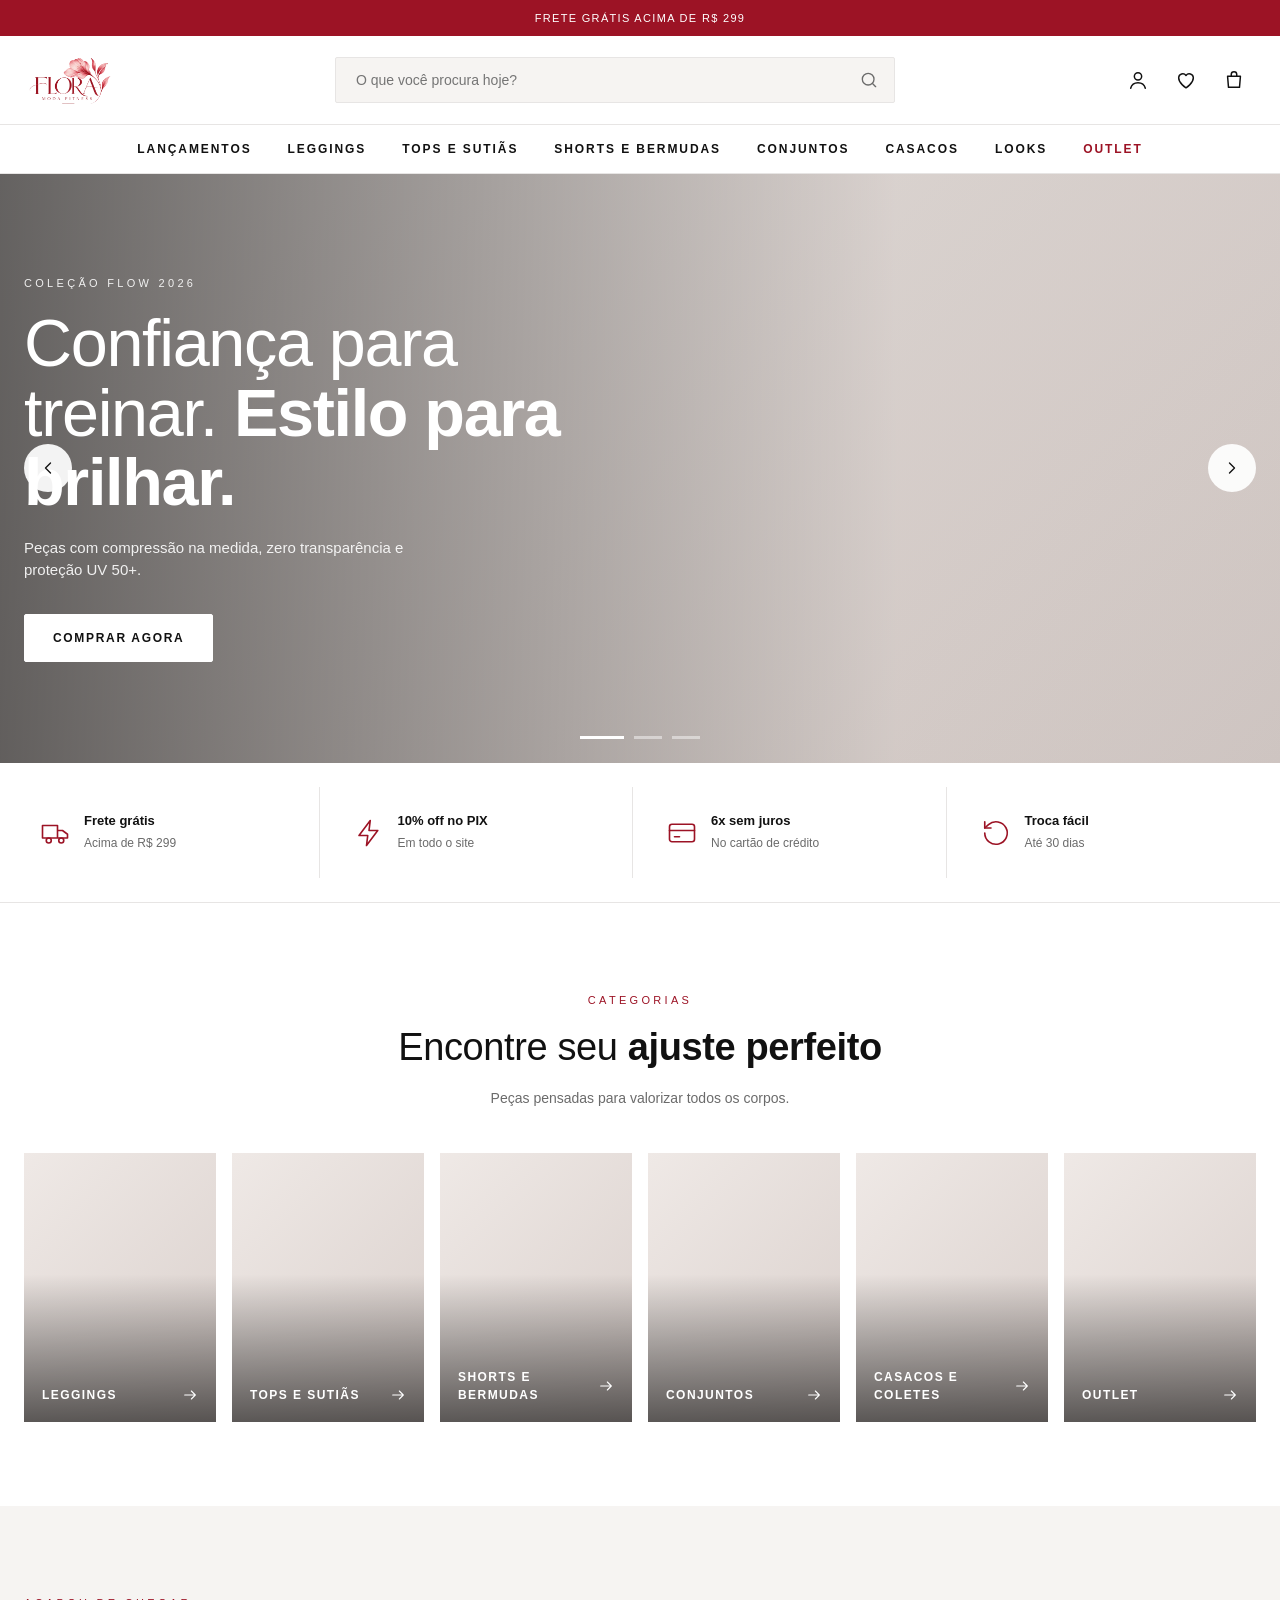
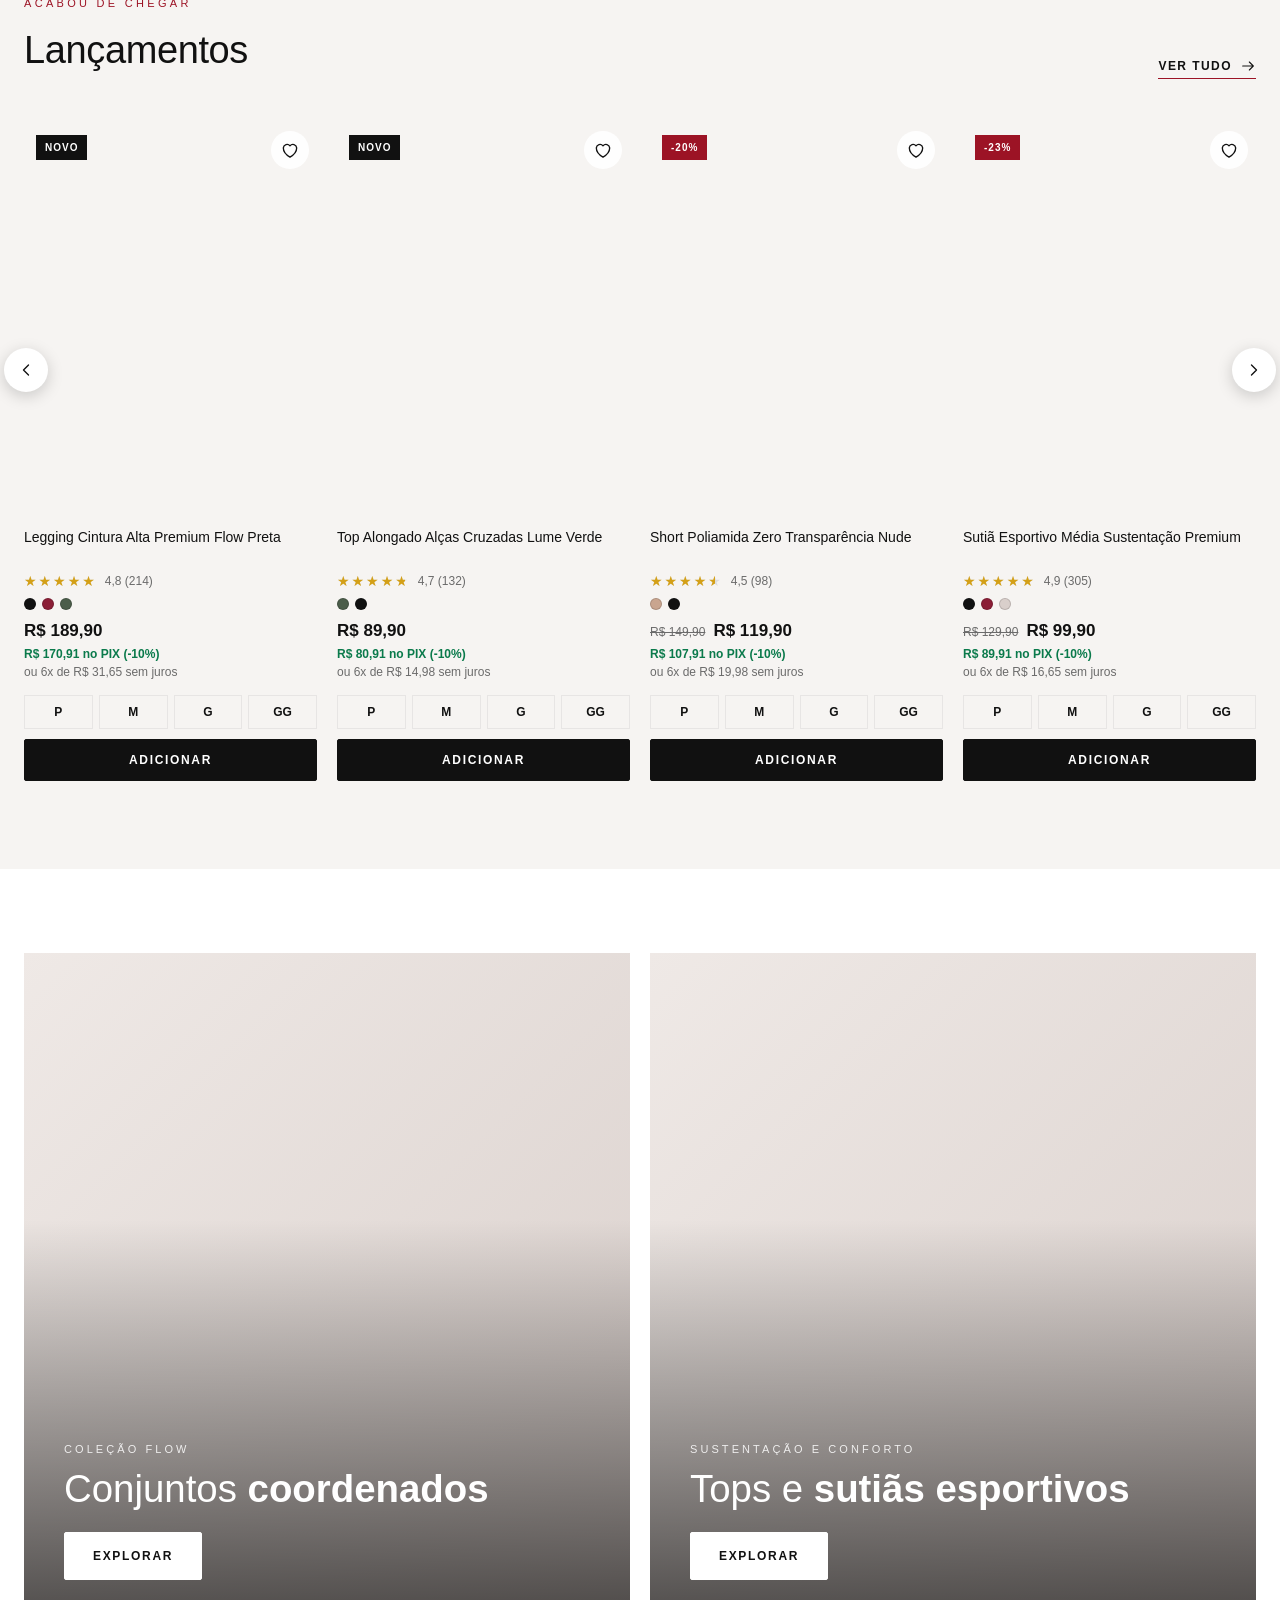
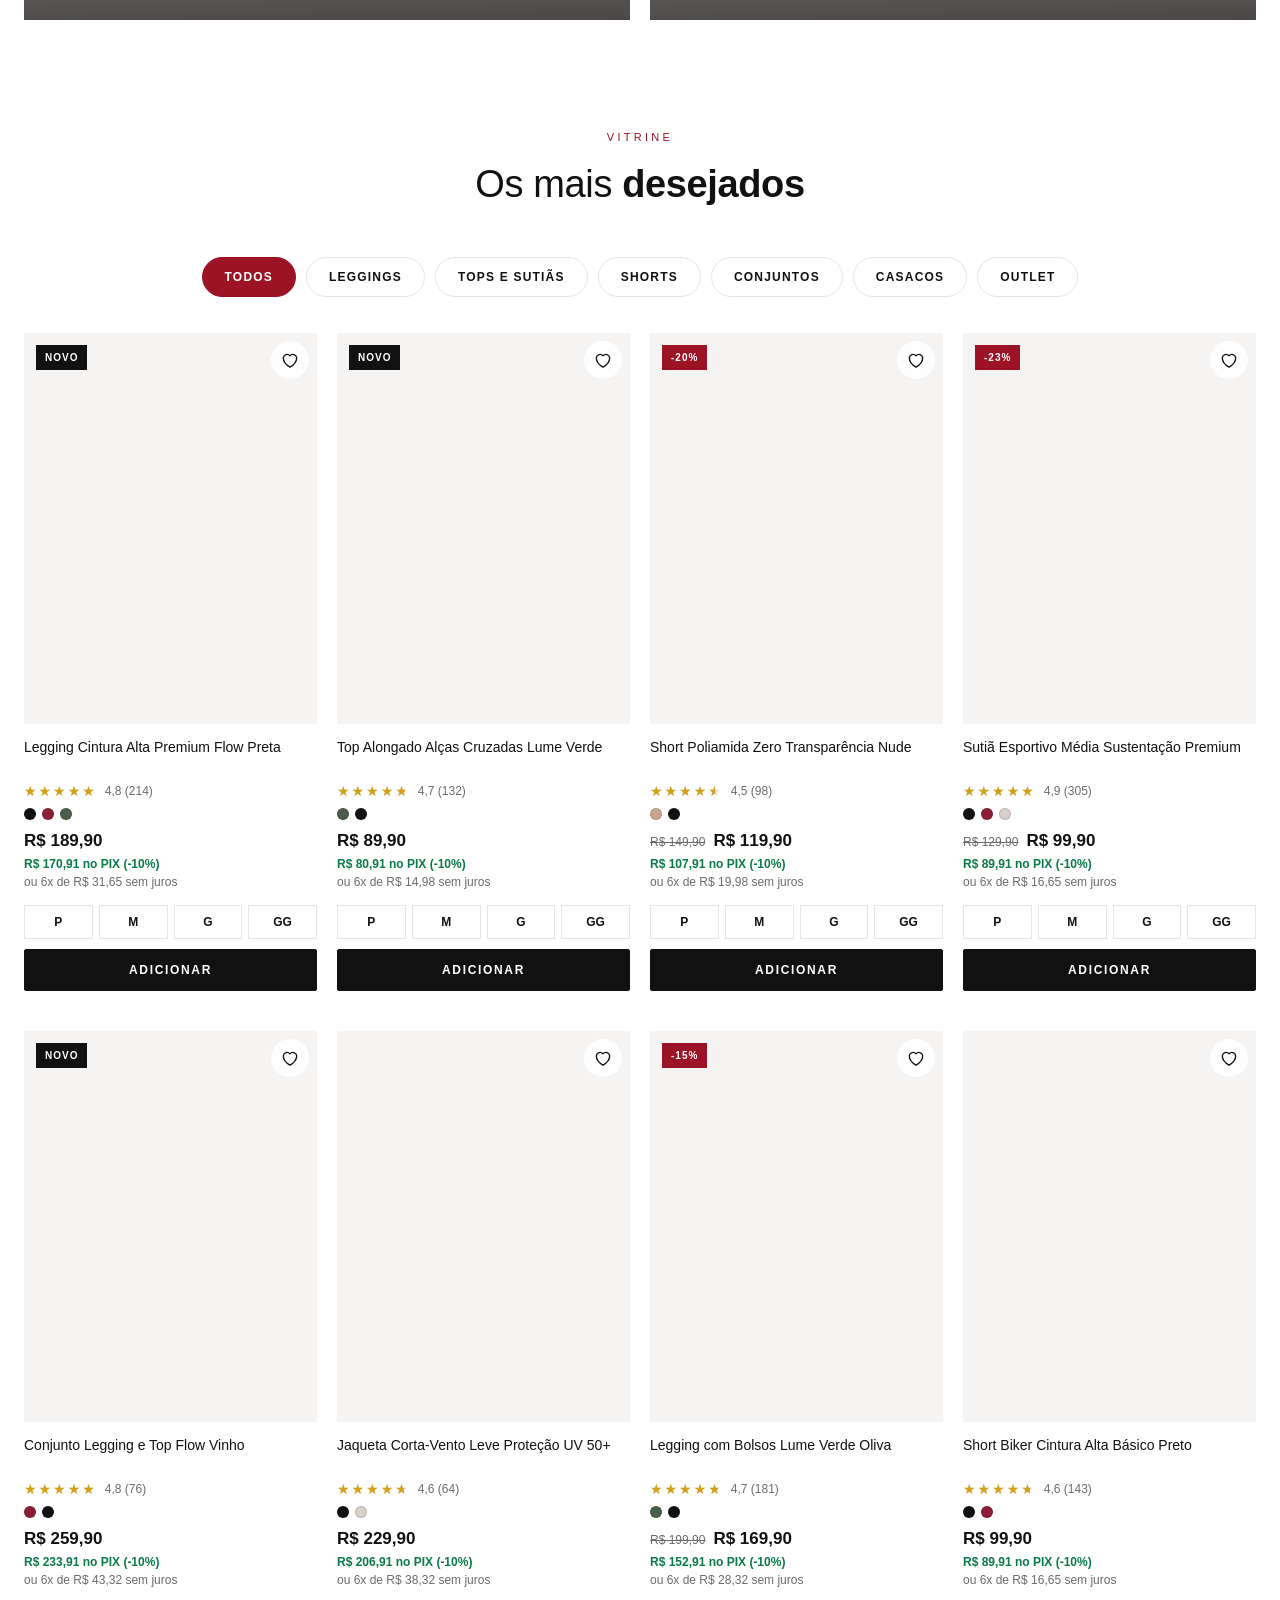
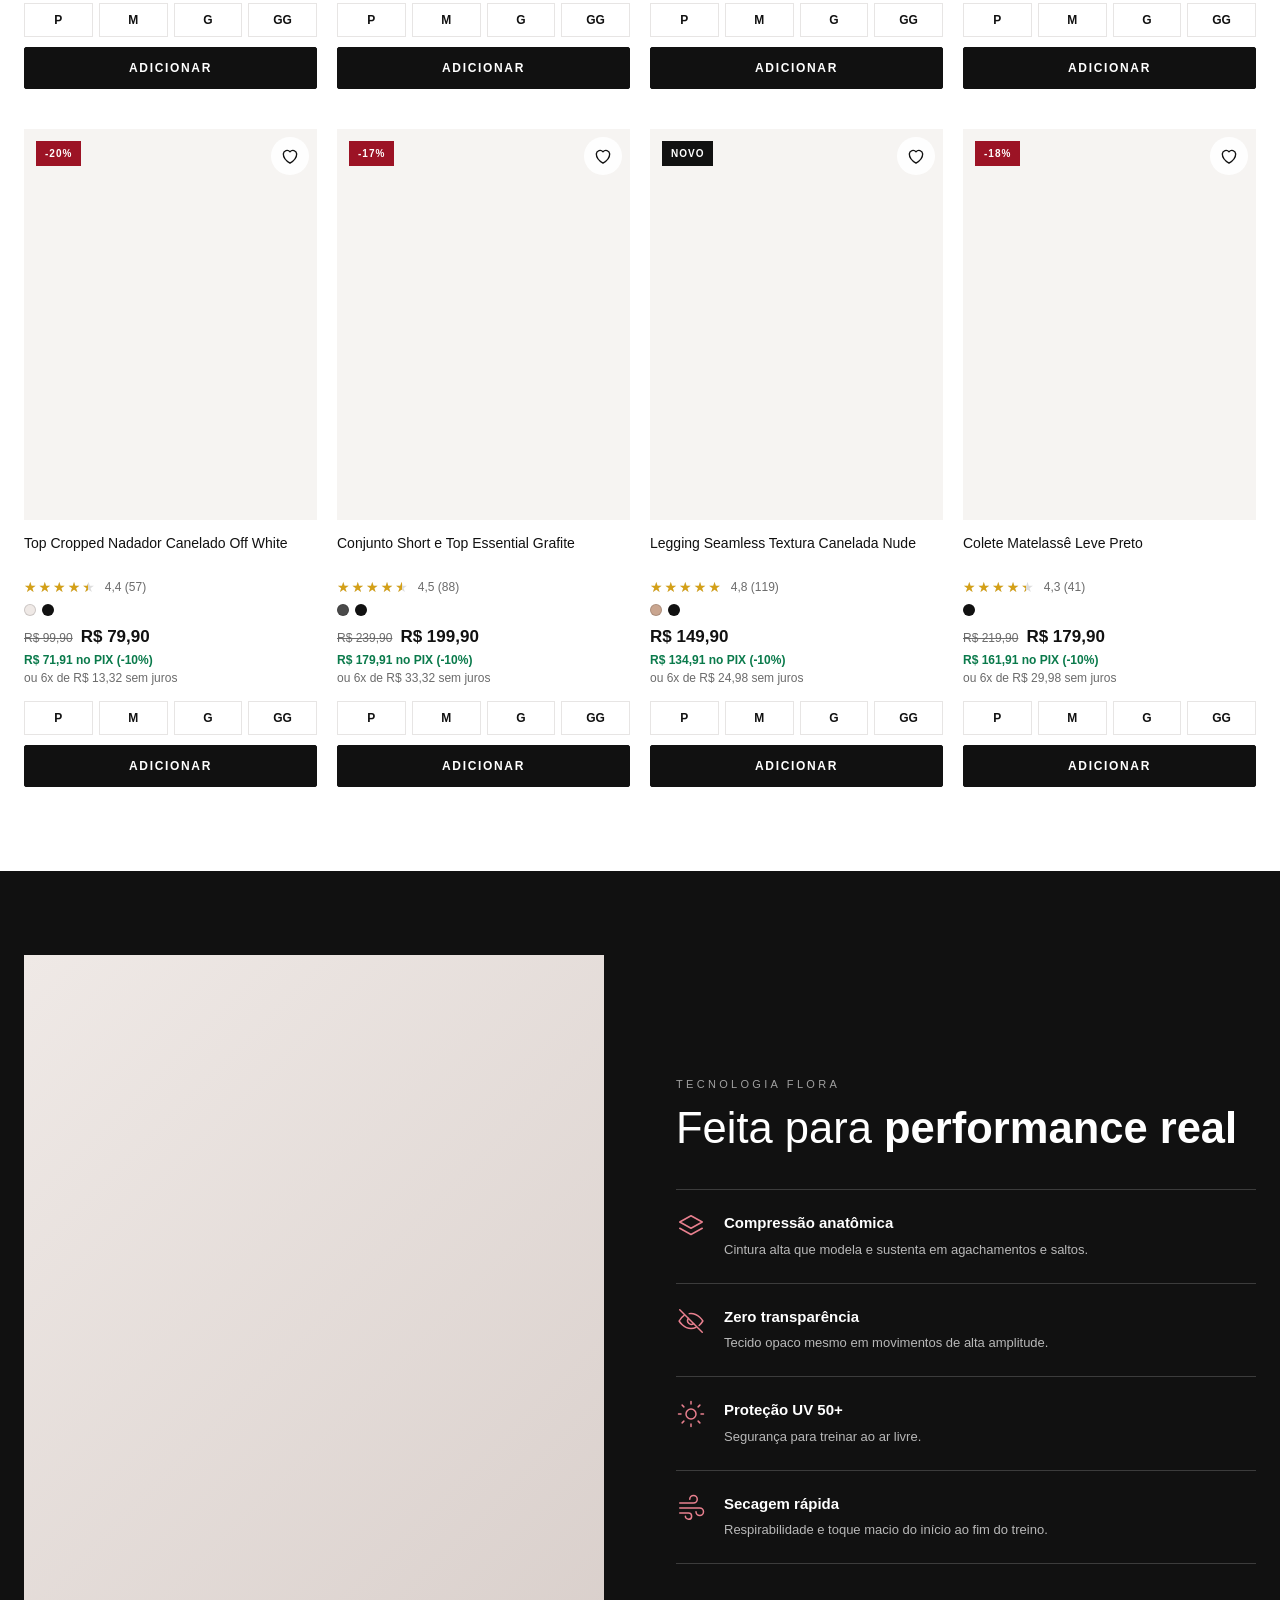
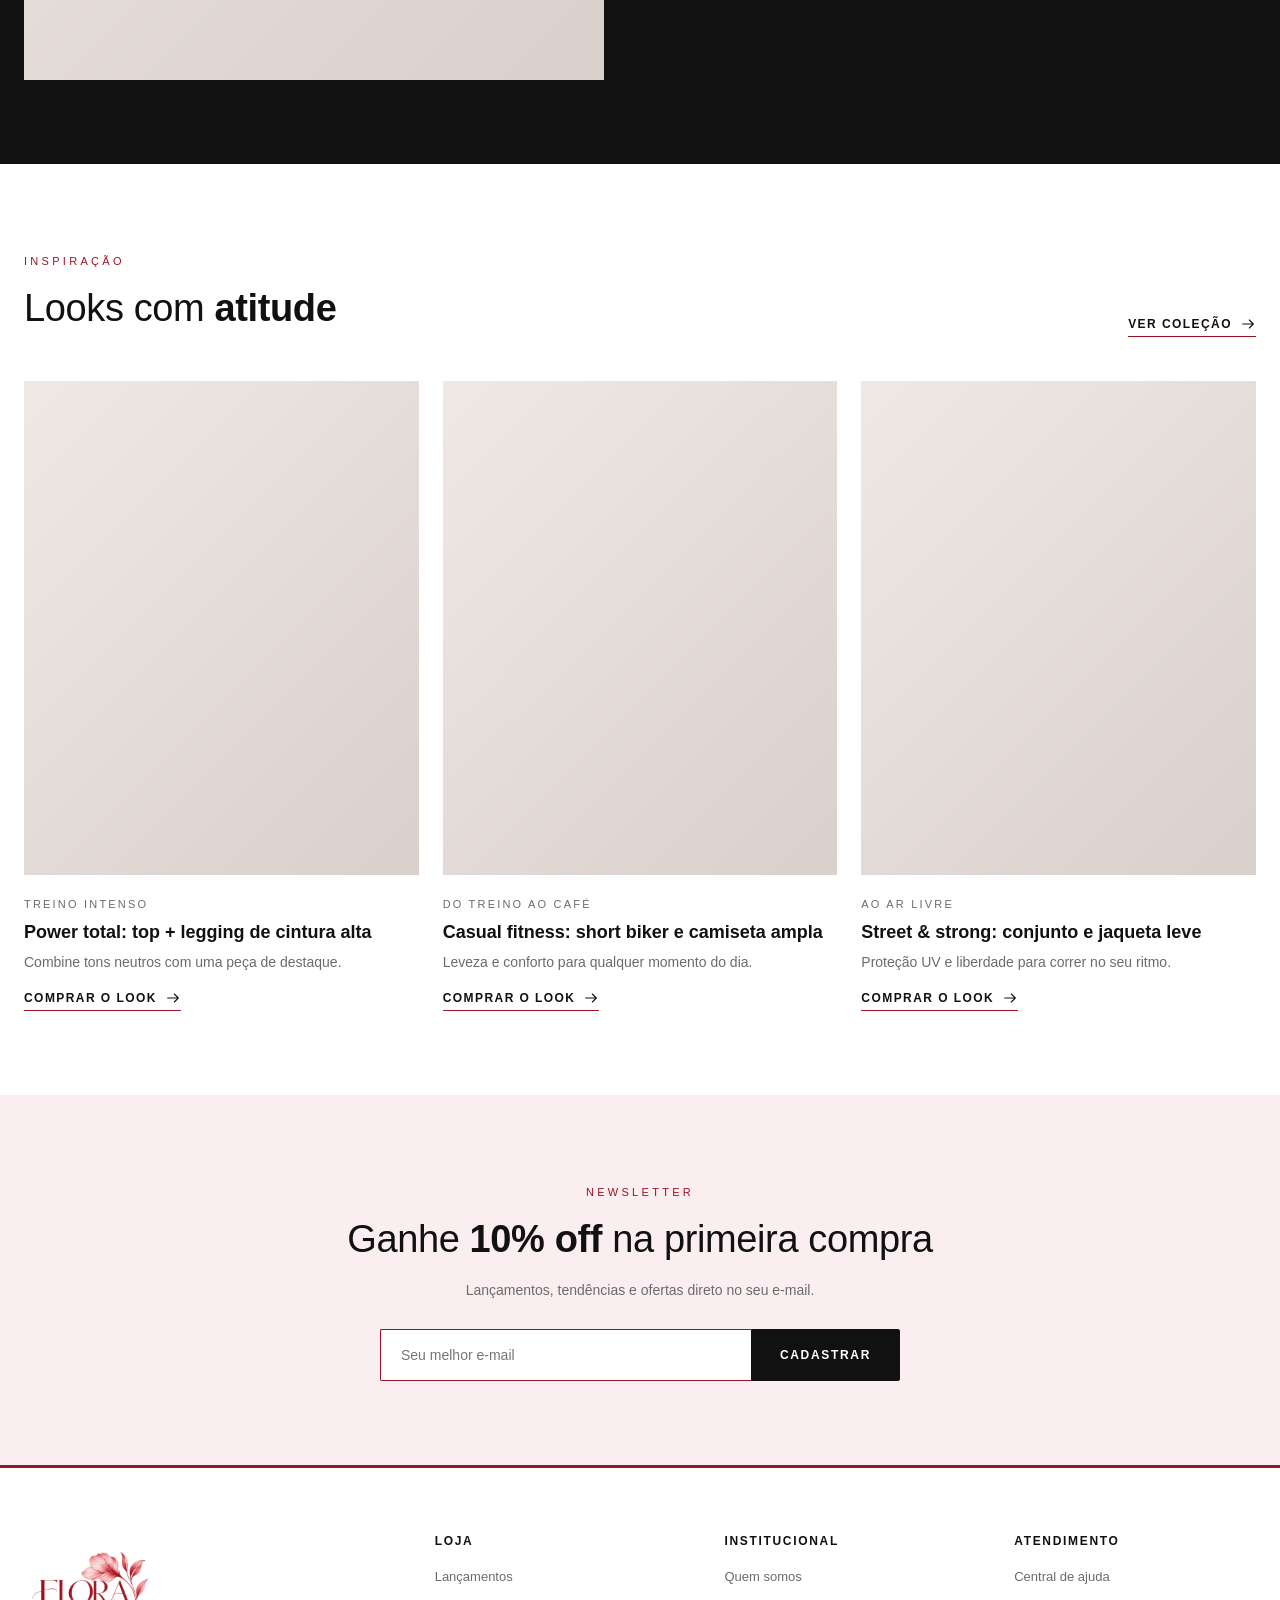
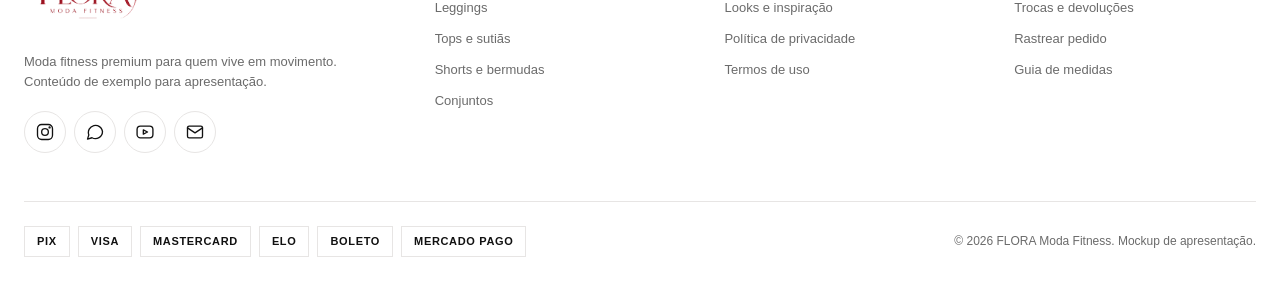
<file: index.html>
<!DOCTYPE html>
<html lang="pt-BR">
<head><script src="https://myhub.ia.br/canvas-vendor/tailwind.js"></script>
<meta charset="UTF-8">
<meta name="viewport" content="width=device-width, initial-scale=1">
<title>FLORA | Moda Fitness</title>
<style>
:root{--ink:#111;--muted:#6b6b6b;--line:#e7e5e4;--soft:#f6f4f2;--accent:#9c1325;--brand:#9c1325;--rose:#e9808f;--blush:#fbeef0;--pix:#0a7a4b;--maxw:1320px}
*{box-sizing:border-box;margin:0;padding:0}
html{scroll-behavior:smooth}
body{font-family:Inter,"Helvetica Neue",Arial,system-ui,sans-serif;color:var(--ink);background:#fff;line-height:1.5;-webkit-font-smoothing:antialiased;overflow-x:hidden}
img{display:block;max-width:100%}
button{font:inherit;color:inherit;cursor:pointer;background:none;border:0}
a{color:inherit;text-decoration:none}
ul{list-style:none}
.ic{width:20px;height:20px;fill:none;stroke:currentColor;stroke-width:1.6;stroke-linecap:round;stroke-linejoin:round;flex:none}
.wrap{max-width:var(--maxw);margin:0 auto;padding:0 24px}
.up{text-transform:uppercase;letter-spacing:.12em}
.btn{display:inline-flex;align-items:center;justify-content:center;gap:10px;height:48px;padding:0 28px;background:var(--ink);color:#fff;font-size:12px;font-weight:600;text-transform:uppercase;letter-spacing:.14em;border:1px solid var(--ink);border-radius:2px;transition:.25s}
.btn:hover{background:var(--brand);border-color:var(--brand);color:#fff}
.btn.light{background:#fff;color:var(--ink);border-color:#fff}
.btn.light:hover{background:transparent;color:#fff}
.btn.ghost{background:transparent;color:var(--ink)}
.btn.ghost:hover{background:var(--brand);border-color:var(--brand);color:#fff}
.btn.block{width:100%}
.noimg{background:linear-gradient(135deg,#efe9e6,#d9cfcb)}
/* announce */
.announce{background:var(--brand);color:#fff;height:36px;font-size:11px;position:relative;overflow:hidden}
.announce span{position:absolute;inset:0;display:flex;align-items:center;justify-content:center;opacity:0;transition:opacity .5s;text-align:center;padding:0 12px}
.announce span.on{opacity:1}
/* header */
header{position:sticky;top:0;z-index:50;background:#fff;border-bottom:1px solid var(--line)}
.hmain{display:grid;grid-template-columns:auto 1fr auto;align-items:center;gap:40px;height:88px}
.logo{display:block;line-height:0;flex:none}
.logo img{height:72px;width:auto;max-width:100%;object-fit:contain;object-position:center}
.fg .logo img{height:104px}
.search{position:relative;max-width:560px;width:100%;margin:0 auto}
.search input{width:100%;height:46px;border:1px solid var(--line);background:var(--soft);padding:0 48px 0 20px;border-radius:2px;font:inherit;font-size:14px;outline:0;transition:.2s}
.search input:focus{background:#fff;border-color:var(--brand)}
.search .ic{position:absolute;right:16px;top:13px;color:var(--muted);pointer-events:none}
.sug{position:absolute;top:calc(100% + 6px);left:0;right:0;background:#fff;border:1px solid var(--line);box-shadow:0 20px 40px rgba(0,0,0,.1);display:none;z-index:60}
.sug.on{display:block}
.sug button{display:flex;gap:12px;align-items:center;width:100%;padding:10px 14px;text-align:left;font-size:13px}
.sug button:hover{background:var(--soft)}
.sug img{width:40px;height:52px;object-fit:cover}
.sug em{font-style:normal;color:var(--muted);font-size:12px;display:block}
.sug p{padding:16px;font-size:13px;color:var(--muted)}
.hact{display:flex;gap:4px;align-items:center}
.ib{position:relative;width:44px;height:44px;display:grid;place-items:center;border-radius:50%;transition:.2s}
.ib:hover{background:var(--blush);color:var(--brand)}
.ib .ic{width:22px;height:22px}
.cnt{position:absolute;top:3px;right:2px;min-width:18px;height:18px;border-radius:9px;background:var(--brand);color:#fff;font-size:10px;font-weight:700;display:grid;place-items:center;padding:0 4px}
.cnt:empty,.cnt[data-n="0"]{display:none}
.burger{display:none}
nav.cats{border-top:1px solid var(--line)}
nav.cats ul{display:flex;justify-content:center;gap:36px}
nav.cats>.wrap>ul>li{position:static}
nav.cats a.top{display:block;padding:15px 0;font-size:12px;font-weight:600;position:relative}
nav.cats a.top::after{content:"";position:absolute;left:0;bottom:8px;height:1px;width:0;background:var(--brand);transition:.25s}
nav.cats li:hover>a.top::after{width:100%}
nav.cats a.sale{color:var(--accent)}
.mega{position:absolute;left:0;right:0;top:100%;background:#fff;border-bottom:1px solid var(--line);box-shadow:0 24px 40px rgba(0,0,0,.08);opacity:0;visibility:hidden;transform:translateY(8px);transition:.25s}
nav.cats{position:relative}
nav.cats li:hover .mega{opacity:1;visibility:visible;transform:none}
.mega .wrap{display:grid;grid-template-columns:repeat(3,1fr) 1.4fr;gap:40px;padding-top:32px;padding-bottom:32px}
.mega h5{font-size:11px;letter-spacing:.14em;text-transform:uppercase;margin-bottom:14px}
.mega li{margin-bottom:9px}
.mega li a{font-size:14px;color:var(--muted)}
.mega li a:hover{color:var(--brand)}
.mega .pic{position:relative;aspect-ratio:16/10;overflow:hidden}
.mega .pic img{width:100%;height:100%;object-fit:cover}
.mega .pic span{position:absolute;left:16px;bottom:14px;color:#fff;font-size:12px;font-weight:600}
/* hero */
.hero{position:relative;height:clamp(460px,46vw,680px);overflow:hidden;background:#222}
.slide{position:absolute;inset:0;opacity:0;transition:opacity .9s;pointer-events:none}
.slide.on{opacity:1;pointer-events:auto}
.slide img{position:absolute;inset:0;width:100%;height:100%;object-fit:cover;object-position:center 25%}
.slide::after{content:"";position:absolute;inset:0;background:linear-gradient(90deg,rgba(0,0,0,.58),rgba(0,0,0,.05) 70%)}
.slide .wrap{position:relative;z-index:2;height:100%;display:flex;flex-direction:column;justify-content:center;color:#fff}
.slide small{font-size:11px;letter-spacing:.3em;text-transform:uppercase;margin-bottom:18px;opacity:.9}
.slide h1{font-size:clamp(34px,5.2vw,72px);font-weight:300;line-height:1.04;letter-spacing:-.02em;max-width:640px}
.slide h1 b{font-weight:700}
.slide p{max-width:420px;margin:20px 0 32px;font-size:15px;opacity:.9}
.slide .btn{align-self:flex-start}
.harr{position:absolute;top:50%;transform:translateY(-50%);z-index:5;width:48px;height:48px;border-radius:50%;background:rgba(255,255,255,.92);display:grid;place-items:center;transition:.2s}
.harr:hover{background:#fff;transform:translateY(-50%) scale(1.06)}
.harr.p{left:24px}.harr.n{right:24px}
.dots{position:absolute;bottom:24px;left:0;right:0;display:flex;justify-content:center;gap:10px;z-index:5}
.dots button{width:28px;height:3px;background:rgba(255,255,255,.45);transition:.3s}
.dots button.on{background:#fff;width:44px}
/* benefits */
.ben{border-bottom:1px solid var(--line)}
.ben .wrap{display:grid;grid-template-columns:repeat(4,1fr)}
.ben div{display:flex;gap:14px;align-items:center;padding:24px 20px;border-right:1px solid var(--line)}
.ben div:last-child{border:0}
.ben .ic{width:30px;height:30px;stroke-width:1.3;color:var(--brand)}
.ben b{display:block;font-size:13px;font-weight:600}
.ben span{font-size:12px;color:var(--muted)}
/* sections */
section.s{padding:84px 0}
.sh{text-align:center;margin-bottom:44px}
.sh small{font-size:11px;letter-spacing:.3em;text-transform:uppercase;color:var(--brand)}
.sh h2{font-size:clamp(26px,3vw,38px);font-weight:300;letter-spacing:-.01em;margin-top:8px}
.sh h2 b{font-weight:700}
.sh p{max-width:520px;margin:12px auto 0;color:var(--muted);font-size:14px}
.sh.left{display:flex;justify-content:space-between;align-items:flex-end;text-align:left;gap:20px}
.sh.left h2{margin:0}
.link{display:inline-flex;gap:8px;align-items:center;font-size:12px;font-weight:600;text-transform:uppercase;letter-spacing:.12em;border-bottom:1px solid var(--ink);padding-bottom:3px}
.link .ic{width:16px;height:16px;transition:.2s}
.link:hover .ic{transform:translateX(4px)}
.link{border-bottom-color:var(--brand)}
.link:hover{color:var(--brand)}
/* category tiles */
.tiles{display:grid;grid-template-columns:repeat(6,1fr);gap:16px}
.tile{position:relative;aspect-ratio:3/4.2;overflow:hidden;display:block}
.tile img{width:100%;height:100%;object-fit:cover;transition:transform .7s}
.tile:hover img{transform:scale(1.07)}
.tile::after{content:"";position:absolute;inset:0;background:linear-gradient(0deg,rgba(0,0,0,.6),transparent 55%)}
.tile span{position:absolute;z-index:2;left:18px;right:18px;bottom:18px;color:#fff;font-size:12px;font-weight:600;display:flex;justify-content:space-between;align-items:center}
/* cards */
.rail{position:relative}
.track{display:flex;gap:20px;overflow-x:auto;scroll-snap-type:x mandatory;scrollbar-width:none;padding-bottom:4px}
.track::-webkit-scrollbar{display:none}
.track .card{flex:0 0 calc((100% - 60px)/4);scroll-snap-align:start}
.rarr{position:absolute;top:34%;z-index:4;width:44px;height:44px;border-radius:50%;background:#fff;box-shadow:0 4px 16px rgba(0,0,0,.18);display:grid;place-items:center}
.rarr.p{left:-20px}.rarr.n{right:-20px}
.grid{display:grid;grid-template-columns:repeat(4,1fr);gap:40px 20px}
.card{position:relative;display:flex;flex-direction:column}
.media{position:relative;aspect-ratio:3/4;overflow:hidden;background:var(--soft)}
.media img{position:absolute;inset:0;width:100%;height:100%;object-fit:cover;transition:opacity .5s,transform .7s}
.media img.b{opacity:0}
.card:hover .media img.b{opacity:1}
.card:hover .media img{transform:scale(1.03)}
.tag{position:absolute;top:12px;left:12px;z-index:2;display:flex;flex-direction:column;gap:6px;align-items:flex-start}
.tag i{font-style:normal;background:var(--ink);color:#fff;font-size:10px;font-weight:700;letter-spacing:.1em;text-transform:uppercase;padding:5px 9px}
.tag i.off{background:var(--accent)}
.fav{position:absolute;top:8px;right:8px;z-index:3;width:38px;height:38px;border-radius:50%;background:rgba(255,255,255,.95);display:grid;place-items:center;transition:.2s}
.fav:hover{transform:scale(1.1)}
.fav.on .ic{fill:var(--accent);stroke:var(--accent)}
.info{padding-top:14px;display:flex;flex-direction:column;flex:1}
.info h3{font-size:14px;font-weight:500;line-height:1.35;min-height:38px}
.sw{display:flex;gap:6px;margin:8px 0}
.sw i{width:12px;height:12px;border-radius:50%;border:1px solid rgba(0,0,0,.15)}
.pr{display:flex;gap:8px;align-items:baseline;flex-wrap:wrap}
.pr s{font-size:12px;color:var(--muted)}
.pr b{font-size:17px;font-weight:700}
.pix{font-size:12px;color:var(--pix);font-weight:600;margin-top:2px}
.par{font-size:12px;color:var(--muted)}
.sz{display:flex;gap:6px;margin:14px 0 10px}
.sz button{flex:1;height:34px;border:1px solid var(--line);font-size:12px;font-weight:600;transition:.15s}
.sz button:hover{border-color:var(--ink)}
.sz button.on{background:var(--brand);color:#fff;border-color:var(--brand)}
.sz.err button{animation:sh .4s;border-color:var(--accent)}
@keyframes sh{25%{transform:translateX(-3px)}75%{transform:translateX(3px)}}
.card .btn{height:42px;margin-top:auto}
/* banners */
.duo{display:grid;grid-template-columns:1fr 1fr;gap:20px}
.bn{position:relative;aspect-ratio:4/4.4;overflow:hidden;color:#fff;display:flex;align-items:flex-end}
.bn img{position:absolute;inset:0;width:100%;height:100%;object-fit:cover;transition:transform .8s}
.bn:hover img{transform:scale(1.05)}
.bn::after{content:"";position:absolute;inset:0;background:linear-gradient(0deg,rgba(0,0,0,.65),transparent 60%)}
.bn div{position:relative;z-index:2;padding:40px}
.bn small{font-size:11px;letter-spacing:.28em;text-transform:uppercase;opacity:.85}
.bn h3{font-size:clamp(26px,3vw,40px);font-weight:300;line-height:1.1;margin:8px 0 22px}
.bn h3 b{font-weight:700}
/* filter */
.chips{display:flex;gap:10px;justify-content:center;flex-wrap:wrap;margin-bottom:36px}
.chip{height:40px;padding:0 22px;border:1px solid var(--line);font-size:12px;font-weight:600;text-transform:uppercase;letter-spacing:.1em;border-radius:20px;transition:.2s}
.chip:hover{border-color:var(--ink)}
.chip.on{background:var(--brand);color:#fff;border-color:var(--brand)}
.qtag{display:none;align-items:center;gap:8px;margin:0 auto 24px;width:max-content;background:var(--soft);padding:8px 8px 8px 16px;font-size:13px;border-radius:20px}
.qtag.on{display:flex}
.qtag button{width:24px;height:24px;border-radius:50%;display:grid;place-items:center;background:#fff}
.empty{grid-column:1/-1;text-align:center;color:var(--muted);padding:60px 0}
/* tech */
.tech{background:var(--ink);color:#fff}
.tech .in{display:grid;grid-template-columns:1fr 1fr;gap:72px;align-items:center}
.tech .ph{aspect-ratio:4/5;overflow:hidden}
.tech .ph img{width:100%;height:100%;object-fit:cover}
.tech small{font-size:11px;letter-spacing:.3em;text-transform:uppercase;opacity:.6}
.tech h2{font-size:clamp(28px,3.4vw,46px);font-weight:300;line-height:1.1;margin:10px 0 36px}
.tech h2 b{font-weight:700}
.tech li{display:flex;gap:18px;padding:22px 0;border-top:1px solid rgba(255,255,255,.18)}
.tech li:last-child{border-bottom:1px solid rgba(255,255,255,.18)}
.tech li .ic{width:30px;height:30px;stroke-width:1.2;color:var(--rose)}
.tech li b{display:block;font-size:15px;margin-bottom:2px}
.tech li span{font-size:13px;opacity:.7}
/* looks */
.looks{display:grid;grid-template-columns:repeat(3,1fr);gap:24px}
.look .ph{aspect-ratio:4/5;overflow:hidden;margin-bottom:16px}
.look img{width:100%;height:100%;object-fit:cover;transition:transform .7s}
.look:hover img{transform:scale(1.05)}
.look small{font-size:11px;letter-spacing:.2em;text-transform:uppercase;color:var(--muted)}
.look h3{font-size:18px;font-weight:600;margin:6px 0 8px;line-height:1.3}
.look p{font-size:14px;color:var(--muted);margin-bottom:12px}
/* news */
.news{background:var(--blush);text-align:center}
.news form{display:flex;max-width:520px;margin:28px auto 0}
.news input{flex:1;height:52px;border:1px solid var(--brand);border-right:0;padding:0 20px;font:inherit;font-size:14px;outline:0;border-radius:2px 0 0 2px;background:#fff;min-width:0}
.news .btn{height:52px;border-radius:0 2px 2px 0}
/* footer */
footer{background:#fff;border-top:3px solid var(--brand);padding-top:64px;font-size:14px}
.fg{display:grid;grid-template-columns:1.5fr repeat(3,1fr);gap:48px;padding-bottom:48px}
.fg p{color:var(--muted);max-width:320px;margin:16px 0 20px;font-size:13px}
.soc{display:flex;gap:8px}
.soc a{width:42px;height:42px;border:1px solid var(--line);border-radius:50%;display:grid;place-items:center;transition:.2s}
.soc a:hover{background:var(--brand);border-color:var(--brand);color:#fff}
details summary{list-style:none;font-size:12px;font-weight:700;letter-spacing:.14em;text-transform:uppercase;margin-bottom:16px;display:flex;justify-content:space-between;align-items:center;cursor:default}
details summary::-webkit-details-marker{display:none}
details summary .ic{display:none;width:18px;height:18px}
details li{margin-bottom:10px}
details li a{color:var(--muted);font-size:13px}
details li a:hover{color:var(--brand)}
.pay{border-top:1px solid var(--line);padding:24px 0;display:flex;justify-content:space-between;gap:20px;align-items:center;flex-wrap:wrap;font-size:12px;color:var(--muted)}
.pay div{display:flex;gap:8px;flex-wrap:wrap}
.pay span.m{border:1px solid var(--line);padding:6px 12px;font-size:11px;font-weight:700;letter-spacing:.06em;color:var(--ink)}
/* drawer */
.ov{position:fixed;inset:0;background:rgba(0,0,0,.5);z-index:90;opacity:0;visibility:hidden;transition:.3s}
.ov.on{opacity:1;visibility:visible}
.dr{position:fixed;top:0;bottom:0;right:0;width:min(440px,100%);background:#fff;z-index:100;display:flex;flex-direction:column;transform:translateX(100%);transition:transform .35s cubic-bezier(.2,.8,.2,1)}
.dr.on{transform:none}
.dr.l{right:auto;left:0;transform:translateX(-100%)}
.dr.l.on{transform:none}
.dh{display:flex;justify-content:space-between;align-items:center;padding:20px 24px;border-bottom:1px solid var(--line)}
.dh h4{font-size:13px;letter-spacing:.14em;text-transform:uppercase}
.db{flex:1;overflow:auto;padding:8px 24px}
.df{padding:20px 24px;border-top:1px solid var(--line)}
.ship{padding:16px 24px;background:var(--soft);font-size:13px}
.bar{height:4px;background:#ddd;margin-top:10px}
.bar i{display:block;height:100%;background:var(--brand);width:0;transition:width .4s}
.li{display:grid;grid-template-columns:76px 1fr auto;gap:14px;padding:18px 0;border-bottom:1px solid var(--line)}
.li img{width:76px;height:100px;object-fit:cover;background:var(--soft)}
.li h5{font-size:13px;font-weight:500}
.li small{color:var(--muted);font-size:12px}
.qty{display:inline-flex;border:1px solid var(--line);margin-top:10px}
.qty button{width:30px;height:30px;display:grid;place-items:center}
.qty span{width:30px;display:grid;place-items:center;font-size:13px}
.li .rm{color:var(--muted)}
.li .rm:hover{color:var(--accent)}
.row{display:flex;justify-content:space-between;font-size:14px;margin-bottom:8px}
.row.t{font-size:17px;font-weight:700}
.row.g{color:var(--pix);font-weight:600}
.mem{padding:60px 0;text-align:center;color:var(--muted);font-size:14px}
.mem .ic{width:44px;height:44px;stroke-width:1.1;margin:0 auto 14px;display:block}
.ml a{display:flex;justify-content:space-between;padding:16px 0;border-bottom:1px solid var(--line);font-size:14px;font-weight:600;text-transform:uppercase;letter-spacing:.08em}
.toast{position:fixed;left:50%;bottom:28px;transform:translate(-50%,30px);background:var(--ink);color:#fff;padding:14px 22px;font-size:13px;z-index:200;display:flex;gap:10px;align-items:center;opacity:0;pointer-events:none;transition:.3s;border-radius:2px;max-width:92vw}
.toast.on{opacity:1;transform:translate(-50%,0)}
/* responsive */
@media(max-width:1100px){
.tiles{grid-template-columns:repeat(3,1fr)}
.grid{grid-template-columns:repeat(3,1fr)}
.track .card{flex-basis:calc((100% - 40px)/3)}
.fg{grid-template-columns:1fr 1fr}
.hmain{gap:20px}
}
@media(max-width:820px){
.wrap{padding:0 16px}
.burger{display:grid}
nav.cats{display:none}
.hmain{grid-template-columns:44px 1fr auto;height:62px;gap:4px}
.hmain .logo{justify-self:center}
.logo img{height:52px}
.fg .logo img{height:88px}
.search.d{display:none}
.hide-m{display:none}
.hero{height:520px}
.slide::after{background:linear-gradient(0deg,rgba(0,0,0,.65),rgba(0,0,0,.1) 70%)}
.slide .wrap{justify-content:flex-end;padding-bottom:70px}
.harr{display:none}
.ben .wrap{grid-template-columns:1fr 1fr}
.ben div{padding:16px 10px;border-bottom:1px solid var(--line)}
.ben div:nth-child(2n){border-right:0}
section.s{padding:52px 0}
.sh.left{flex-direction:column;align-items:flex-start}
.tiles{display:flex;overflow-x:auto;scroll-snap-type:x mandatory;gap:10px;scrollbar-width:none;margin:0 -16px;padding:0 16px}
.tiles::-webkit-scrollbar{display:none}
.tile{flex:0 0 62%;scroll-snap-align:start}
.track .card{flex-basis:62%}
.rarr{display:none}
.grid{grid-template-columns:1fr 1fr;gap:28px 10px}
.duo{grid-template-columns:1fr}
.bn{aspect-ratio:4/4.6}
.bn div{padding:24px}
.tech .in{grid-template-columns:1fr;gap:32px}
.looks{grid-template-columns:1fr}
.chips{flex-wrap:nowrap;overflow-x:auto;justify-content:flex-start;margin:0 -16px 28px;padding:0 16px;scrollbar-width:none}
.chip{flex:none}
.fg{grid-template-columns:1fr;gap:0}
.fg>div:first-child{margin-bottom:24px}
details{border-top:1px solid var(--line);padding:16px 0}
details summary{margin:0;cursor:pointer}
details summary .ic{display:block}
details[open] summary{margin-bottom:16px}
details[open] summary .ic{transform:rotate(180deg)}
.pay{flex-direction:column;align-items:flex-start}
}
@media(min-width:821px){details summary{pointer-events:none}}
/* ===== produto / sacola / checkout ===== */
[hidden]{display:none!important}
.stars{position:relative;display:inline-block;font-size:14px;letter-spacing:2px;line-height:1;color:#ddd;white-space:nowrap}
.st-fg{position:absolute;left:0;top:0;overflow:hidden;white-space:nowrap;color:#d4a017}
.rt{display:flex;gap:8px;align-items:center;font-size:12px;color:var(--muted);margin-top:6px}
#view{padding-top:28px;padding-bottom:80px;min-height:60vh}
.crumb{font-size:12px;color:var(--muted);margin-bottom:24px}
.crumb a:hover{color:var(--brand)}
.vt{font-size:clamp(24px,2.6vw,34px);font-weight:300;margin-bottom:28px;letter-spacing:-.01em}
.vt b{font-weight:700}
.pd{display:grid;grid-template-columns:1.1fr 1fr;gap:56px}
.pd-g{display:grid;grid-template-columns:84px 1fr;gap:14px;align-items:start}
.pd-main{grid-column:2;grid-row:1;aspect-ratio:3/4;background:var(--soft);overflow:hidden}
.pd-main img,.pd-th img{width:100%;height:100%;object-fit:cover}
.pd-th{grid-column:1;grid-row:1;display:flex;flex-direction:column;gap:10px}
.pd-th button{aspect-ratio:3/4;border:1px solid var(--line);overflow:hidden;padding:0}
.pd-th button.on{border-color:var(--brand);box-shadow:0 0 0 1px var(--brand)}
.pd-i h1{font-size:clamp(24px,2.6vw,34px);font-weight:500;line-height:1.2;letter-spacing:-.01em}
.pd-i .rt{font-size:13px;margin:12px 0 18px}
.pd-i .rt b{color:var(--ink)}
.pd-i .rt button{text-decoration:underline;color:var(--muted)}
.pd-i .pr b{font-size:28px}
.desc{margin:20px 0 0;color:#444;font-size:15px;line-height:1.65}
.lbl{font-size:12px;font-weight:700;letter-spacing:.12em;text-transform:uppercase;margin:22px 0 10px}
.pd-sz{display:flex;gap:8px;flex-wrap:wrap}
.pd-sz button{min-width:56px;height:44px;border:1px solid var(--line);font-size:13px;font-weight:600;transition:.15s}
.pd-sz button:hover{border-color:var(--ink)}
.pd-sz button.on{background:var(--brand);color:#fff;border-color:var(--brand)}
.pd-sz.err button{border-color:var(--accent)}
.ferr{color:var(--accent);font-size:12px;margin-top:6px}
.qty button:disabled{opacity:.35;cursor:not-allowed}
.qty.lg{margin:0}
.qty.lg button{width:44px;height:44px}
.qty.lg span{width:52px;font-size:15px;font-weight:600}
.buyrow{display:flex;gap:12px;align-items:stretch}
.buyrow .btn{flex:1;height:46px}
.okmsg{display:flex;gap:10px;align-items:center;justify-content:space-between;flex-wrap:wrap;background:#eaf6ef;color:var(--pix);padding:12px 16px;margin-top:16px;font-size:13px;font-weight:600}
.okmsg button{text-decoration:underline;font-weight:700}
.perks{display:grid;gap:10px;margin-top:26px;padding-top:20px;border-top:1px solid var(--line);font-size:13px;color:var(--muted)}
.perks span{display:flex;gap:10px;align-items:center}
.perks .ic{width:18px;height:18px;color:var(--brand)}
.rv{margin-top:72px;padding-top:40px;border-top:1px solid var(--line)}
.rv-h{display:flex;gap:24px;align-items:center;flex-wrap:wrap;margin-bottom:24px}
.rv-h .big{font-size:52px;font-weight:300;line-height:1}
.rv-h .stars{font-size:18px}
.rv-i{padding:20px 0;border-top:1px solid var(--line)}
.rv-i b{font-size:14px;margin-left:8px}
.rv-i p{font-size:14px;color:#444;margin-top:6px}
.cp{display:grid;grid-template-columns:1fr 360px;gap:48px;align-items:start}
.cl{border-top:1px solid var(--line)}
.cr{display:grid;grid-template-columns:96px 1fr auto auto;gap:20px;align-items:center;padding:20px 0;border-bottom:1px solid var(--line)}
.cr img{width:96px;height:128px;object-fit:cover;background:var(--soft)}
.cr h3{font-size:14px;font-weight:500;line-height:1.35;cursor:pointer}
.cr small{color:var(--muted);font-size:12px;display:block;margin-top:4px}
.cr .sub{text-align:right;min-width:100px}
.cr .sub b{display:block;font-size:15px}
.cr .sub button{color:var(--muted);font-size:12px;margin-top:10px;text-decoration:underline}
.cr .sub button:hover{color:var(--accent)}
.sm{background:var(--soft);padding:28px;position:sticky;top:170px}
.sm h2{font-size:13px;letter-spacing:.14em;text-transform:uppercase;margin-bottom:18px}
.sm .btn{margin-top:10px}
.sm .ship{padding:0 0 16px;background:none}
.emp{text-align:center;padding:80px 0}
.emp .ic{width:56px;height:56px;stroke-width:1;margin:0 auto 16px;color:var(--brand)}
.emp h2{font-weight:300;font-size:28px}
.emp p{color:var(--muted);margin:10px 0 28px}
.steps{display:flex;gap:10px;align-items:center;font-size:12px;text-transform:uppercase;letter-spacing:.12em;color:var(--muted);margin-bottom:32px;flex-wrap:wrap}
.steps .on{color:var(--brand);font-weight:700}
.steps i{width:28px;height:1px;background:var(--line)}
.ckp{display:grid;grid-template-columns:1fr 400px;gap:48px;align-items:start}
.fs{border:0;margin-bottom:32px;min-width:0}
.fs legend{font-size:13px;font-weight:700;letter-spacing:.14em;text-transform:uppercase;margin-bottom:16px;padding:0}
.fr{display:grid;grid-template-columns:repeat(6,1fr);gap:14px}
.fd{grid-column:span 6}
.fd.s2{grid-column:span 2}.fd.s3{grid-column:span 3}.fd.s4{grid-column:span 4}
.fd label{display:block;font-size:12px;font-weight:600;margin-bottom:6px}
.fd input,.fd select{width:100%;height:46px;border:1px solid #cfcac7;padding:0 14px;font:inherit;font-size:14px;border-radius:2px;background:#fff;outline:0}
.fd input:focus,.fd select:focus{border-color:var(--brand);box-shadow:0 0 0 3px var(--blush)}
.fd.bad input,.fd.bad select{border-color:var(--accent)}
.fd .ferr{display:none}
.fd.bad .ferr{display:block}
.alert{background:#fdecec;border-left:3px solid var(--accent);color:#7a1020;padding:14px 16px;font-size:13px;margin-bottom:24px}
.opt{display:flex;gap:12px;align-items:center;border:1px solid var(--line);padding:14px 16px;margin-bottom:10px;cursor:pointer;font-size:14px}
.opt:has(input:checked){border-color:var(--brand);background:var(--blush)}
.opt input{accent-color:var(--brand);width:18px;height:18px;flex:none}
.opt span{flex:1}
.opt small{display:block;color:var(--muted);font-size:12px}
.ckl{display:grid;grid-template-columns:56px 1fr auto;gap:12px;align-items:center;padding:12px 0;border-bottom:1px solid var(--line);font-size:13px}
.ckl img{width:56px;height:74px;object-fit:cover}
.ckl small{color:var(--muted)}
.note{font-size:12px;color:var(--muted);background:#fff;border:1px dashed #cfcac7;padding:10px 12px;margin-top:12px}
.rvbox{border:1px solid var(--line);padding:20px;margin-bottom:16px;font-size:14px;line-height:1.7}
.rvbox h3{font-size:12px;letter-spacing:.14em;text-transform:uppercase;display:flex;justify-content:space-between;margin-bottom:8px}
.rvbox h3 button{text-decoration:underline;color:var(--brand);text-transform:none;letter-spacing:0;font-weight:600}
.done{max-width:640px;margin:20px auto;text-align:center}
.done .ok{width:72px;height:72px;border-radius:50%;background:var(--brand);color:#fff;display:grid;place-items:center;margin:0 auto 20px}
.done .rvbox{text-align:left}
@media(max-width:900px){
.pd,.cp,.ckp{grid-template-columns:1fr;gap:32px}
.pd-g{grid-template-columns:1fr}
.pd-main{grid-column:1}
.pd-th{grid-column:1;grid-row:2;flex-direction:row}
.pd-th button{width:72px}
.sm{position:static}
}
@media(max-width:560px){
.cr{grid-template-columns:80px 1fr;gap:12px}
.cr img{width:80px;height:106px}
.cr .qw{grid-column:2}
.cr .sub{grid-column:1/-1;display:flex;justify-content:space-between;align-items:center;text-align:left}
.cr .sub button{margin-top:0}
.fd.s2,.fd.s3,.fd.s4{grid-column:span 6}
.buyrow{flex-wrap:wrap}
.buyrow .btn{flex-basis:100%}
.sm{padding:20px}
}
.msearch{display:none;padding:0 16px 12px}
@media(max-width:820px){.msearch{display:block}.msearch .search{max-width:none}}
</style>
</head>
<body>

<svg width="0" height="0" style="position:absolute" aria-hidden="true">
<symbol id="i-search" viewBox="0 0 24 24"><circle cx="11" cy="11" r="7"/><path d="m20 20-3.5-3.5"/></symbol>
<symbol id="i-heart" viewBox="0 0 24 24"><path d="M12 20.5s-8-4.8-8-11A4.5 4.5 0 0 1 12 7a4.5 4.5 0 0 1 8 2.5c0 6.2-8 11-8 11Z"/></symbol>
<symbol id="i-bag" viewBox="0 0 24 24"><path d="M5 8h14l-1 12H6L5 8Z"/><path d="M9 8V6a3 3 0 0 1 6 0v2"/></symbol>
<symbol id="i-user" viewBox="0 0 24 24"><circle cx="12" cy="8" r="4"/><path d="M4 21c1-4 4-6 8-6s7 2 8 6"/></symbol>
<symbol id="i-menu" viewBox="0 0 24 24"><path d="M4 7h16M4 12h16M4 17h10"/></symbol>
<symbol id="i-x" viewBox="0 0 24 24"><path d="M6 6l12 12M18 6 6 18"/></symbol>
<symbol id="i-right" viewBox="0 0 24 24"><path d="m9 6 6 6-6 6"/></symbol>
<symbol id="i-left" viewBox="0 0 24 24"><path d="m15 6-6 6 6 6"/></symbol>
<symbol id="i-down" viewBox="0 0 24 24"><path d="m6 9 6 6 6-6"/></symbol>
<symbol id="i-arrow" viewBox="0 0 24 24"><path d="M4 12h16M14 6l6 6-6 6"/></symbol>
<symbol id="i-truck" viewBox="0 0 24 24"><path d="M2 6h12v10H2zM14 10h4l4 3v3h-8"/><circle cx="7" cy="18" r="2"/><circle cx="17" cy="18" r="2"/></symbol>
<symbol id="i-return" viewBox="0 0 24 24"><path d="M3 12a9 9 0 1 0 3-6.7L3 8"/><path d="M3 3v5h5"/></symbol>
<symbol id="i-shield" viewBox="0 0 24 24"><path d="M12 3 4 6v6c0 5 3.4 8 8 9 4.6-1 8-4 8-9V6l-8-3Z"/><path d="m9 12 2 2 4-4"/></symbol>
<symbol id="i-card" viewBox="0 0 24 24"><rect x="2" y="5" width="20" height="14" rx="2"/><path d="M2 10h20M6 15h4"/></symbol>
<symbol id="i-sun" viewBox="0 0 24 24"><circle cx="12" cy="12" r="4"/><path d="M12 2v2M12 20v2M4.9 4.9l1.4 1.4M17.7 17.7l1.4 1.4M2 12h2M20 12h2M4.9 19.1l1.4-1.4M17.7 6.3l1.4-1.4"/></symbol>
<symbol id="i-layers" viewBox="0 0 24 24"><path d="m12 3 9 5-9 5-9-5 9-5Z"/><path d="m3 13 9 5 9-5"/></symbol>
<symbol id="i-eyeoff" viewBox="0 0 24 24"><path d="M3 3l18 18"/><path d="M10.6 6.1A10 10 0 0 1 12 6c6 0 9.5 6 9.5 6a16 16 0 0 1-3 3.6M6.5 7.5C4 9.2 2.5 12 2.5 12S6 18 12 18c1.5 0 2.800-.3 4-.9"/><path d="M9.900 9.900a3 3 0 0 0 4.200 4.200"/></symbol>
<symbol id="i-wind" viewBox="0 0 24 24"><path d="M3 8h11a3 3 0 1 0-3-3M3 12h16a3 3 0 1 1-3 3M3 16h7a2.500 2.500 0 1 1-2.500 2.500"/></symbol>
<symbol id="i-plus" viewBox="0 0 24 24"><path d="M12 5v14M5 12h14"/></symbol>
<symbol id="i-minus" viewBox="0 0 24 24"><path d="M5 12h14"/></symbol>
<symbol id="i-trash" viewBox="0 0 24 24"><path d="M4 7h16M9 7V4h6v3M6 7l1 13h10l1-13M10 11v6M14 11v6"/></symbol>
<symbol id="i-check" viewBox="0 0 24 24"><path d="m5 12.500 4.500 4.500L19 7.500"/></symbol>
<symbol id="i-zap" viewBox="0 0 24 24"><path d="M13 2 4 14h7l-1 8 9-12h-7l1-8Z"/></symbol>
<symbol id="i-ig" viewBox="0 0 24 24"><rect x="3" y="3" width="18" height="18" rx="5"/><circle cx="12" cy="12" r="4"/><circle cx="17.500" cy="6.500" r=".6"/></symbol>
<symbol id="i-chat" viewBox="0 0 24 24"><path d="M21 11.500a8.500 8.500 0 0 1-12.600 7.400L3 20.500l1.600-5A8.500 8.500 0 1 1 21 11.500Z"/></symbol>
<symbol id="i-play" viewBox="0 0 24 24"><rect x="2.500" y="5" width="19" height="14" rx="4"/><path d="m10 9.500 5 2.500-5 2.500v-5Z"/></symbol>
<symbol id="i-mail" viewBox="0 0 24 24"><rect x="3" y="5" width="18" height="14" rx="2"/><path d="m3 7 9 6 9-6"/></symbol>
</svg>

<div class="announce up" id="ann">
<span class="on">Frete grátis acima de R$ 299</span>
<span>10% off no PIX em todo o site</span>
<span>Em até 6x sem juros no cartão</span>
</div>

<header>
<div class="wrap hmain">
<button class="ib burger" data-act="menu" aria-label="Menu"><svg class="ic"><use href="#i-menu"/></svg></button>
<a href="./" class="logo" aria-label="FLORA Moda Fitness – início"><img src="logo.png" alt="FLORA Moda Fitness" width="126" height="72"></a>
<div class="search d" id="sd" style="grid-column:2;grid-row:1">
<input type="search" placeholder="O que você procura hoje?" data-search autocomplete="off">
<svg class="ic"><use href="#i-search"/></svg>
<div class="sug"></div>
</div>
<div class="hact" style="grid-column:3">
<button class="ib hide-m" aria-label="Minha conta" data-act="account"><svg class="ic"><use href="#i-user"/></svg></button>
<button class="ib" aria-label="Favoritos" data-act="favs"><svg class="ic"><use href="#i-heart"/></svg><span class="cnt" id="favN" data-n="0"></span></button>
<button class="ib" aria-label="Sacola" data-act="cart"><svg class="ic"><use href="#i-bag"/></svg><span class="cnt" id="cartN" data-n="0"></span></button>
</div>
</div>
<div class="msearch"><div class="search"><input type="search" placeholder="O que você procura hoje?" data-search autocomplete="off"><svg class="ic"><use href="#i-search"/></svg><div class="sug"></div></div></div>
<nav class="cats up"><div class="wrap"><ul>
<li><a class="top" href="#lancamentos">Lançamentos</a></li>
<li><a class="top" href="#vitrine" data-cat="leggings">Leggings</a>
 <div class="mega"><div class="wrap">
  <div><h5>Leggings</h5><ul><li><a href="#vitrine" data-cat="leggings">Cintura alta</a></li><li><a href="#vitrine" data-cat="leggings">Com bolsos</a></li><li><a href="#vitrine" data-cat="leggings">Biker e capri</a></li><li><a href="#vitrine" data-cat="leggings">Ver todas</a></li></ul></div>
  <div><h5>Parte de cima</h5><ul><li><a href="#vitrine" data-cat="tops">Tops</a></li><li><a href="#vitrine" data-cat="tops">Blusas e camisetas</a></li><li><a href="#vitrine" data-cat="casacos">Casacos e coletes</a></li></ul></div>
  <div><h5>Parte de baixo</h5><ul><li><a href="#vitrine" data-cat="shorts">Shorts</a></li><li><a href="#vitrine" data-cat="shorts">Bermudas</a></li><li><a href="#vitrine" data-cat="conjuntos">Conjuntos</a></li></ul></div>
  <a class="pic" href="#vitrine"><img data-img="mega" alt=""><span class="up">Nova coleção Flow</span></a>
 </div></div></li>
<li><a class="top" href="#vitrine" data-cat="tops">Tops e Sutiãs</a></li>
<li><a class="top" href="#vitrine" data-cat="shorts">Shorts e Bermudas</a></li>
<li><a class="top" href="#vitrine" data-cat="conjuntos">Conjuntos</a></li>
<li><a class="top" href="#vitrine" data-cat="casacos">Casacos</a></li>
<li><a class="top" href="#looks">Looks</a></li>
<li><a class="top sale" href="#vitrine" data-cat="sale">Outlet</a></li>
</ul></div></nav>
</header>

<main id="home">
<section class="hero" id="hero">
<div class="slide on"><img data-img="hero1" alt=""><div class="wrap"><small>Coleção Flow 2026</small><h1>Confiança para treinar. <b>Estilo para brilhar.</b></h1><p>Peças com compressão na medida, zero transparência e proteção UV 50+.</p><a href="#vitrine" class="btn light">Comprar agora</a></div></div>
<div class="slide"><img data-img="hero2" alt=""><div class="wrap"><small>Essencial para o seu treino</small><h1>Basics que <b>acompanham</b> cada movimento.</h1><p>Monte um guarda-roupa completo com peças versáteis, do treino ao dia a dia.</p><a href="#lancamentos" class="btn light">Ver lançamentos</a></div></div>
<div class="slide"><img data-img="hero3" alt=""><div class="wrap"><small>Conjuntos coordenados</small><h1>Look pronto, <b>sem esforço.</b></h1><p>Top e legging combinando, com 10% off no PIX.</p><a href="#vitrine" data-cat="conjuntos" class="btn light">Ver conjuntos</a></div></div>
<button class="harr p" data-hero="-1" aria-label="Anterior"><svg class="ic"><use href="#i-left"/></svg></button>
<button class="harr n" data-hero="1" aria-label="Próximo"><svg class="ic"><use href="#i-right"/></svg></button>
<div class="dots" id="dots"></div>
</section>

<div class="ben"><div class="wrap">
<div><svg class="ic"><use href="#i-truck"/></svg><p><b>Frete grátis</b><span>Acima de R$ 299</span></p></div>
<div><svg class="ic"><use href="#i-zap"/></svg><p><b>10% off no PIX</b><span>Em todo o site</span></p></div>
<div><svg class="ic"><use href="#i-card"/></svg><p><b>6x sem juros</b><span>No cartão de crédito</span></p></div>
<div><svg class="ic"><use href="#i-return"/></svg><p><b>Troca fácil</b><span>Até 30 dias</span></p></div>
</div></div>

<section class="s"><div class="wrap">
<div class="sh"><small>Categorias</small><h2>Encontre seu <b>ajuste perfeito</b></h2><p>Peças pensadas para valorizar todos os corpos.</p></div>
<div class="tiles" id="tiles"></div>
</div></section>

<section class="s" id="lancamentos" style="background:var(--soft)"><div class="wrap">
<div class="sh left"><div><small style="font-size:11px;letter-spacing:.3em;text-transform:uppercase;color:var(--brand)">Acabou de chegar</small><h2 style="margin-top:8px">Lançamentos</h2></div><a href="#vitrine" class="link" data-cat="todos">Ver tudo <svg class="ic"><use href="#i-arrow"/></svg></a></div>
<div class="rail">
<button class="rarr p" data-rail="-1" aria-label="Anterior"><svg class="ic"><use href="#i-left"/></svg></button>
<div class="track" id="rail"></div>
<button class="rarr n" data-rail="1" aria-label="Próximo"><svg class="ic"><use href="#i-right"/></svg></button>
</div></div></section>

<section class="s"><div class="wrap duo">
<a href="#vitrine" data-cat="conjuntos" class="bn"><img data-img="bn1" alt=""><div><small>Coleção Flow</small><h3>Conjuntos <b>coordenados</b></h3><span class="btn light">Explorar</span></div></a>
<a href="#vitrine" data-cat="tops" class="bn"><img data-img="bn2" alt=""><div><small>Sustentação e conforto</small><h3>Tops e <b>sutiãs esportivos</b></h3><span class="btn light">Explorar</span></div></a>
</div></section>

<section class="s" id="vitrine" style="padding-top:20px"><div class="wrap">
<div class="sh"><small>Vitrine</small><h2>Os mais <b>desejados</b></h2></div>
<div class="chips" id="chips"></div>
<div class="qtag" id="qtag"><span id="qtxt"></span><button data-act="clearq" aria-label="Limpar"><svg class="ic" style="width:14px;height:14px"><use href="#i-x"/></svg></button></div>
<div class="grid" id="grid"></div>
</div></section>

<section class="s tech"><div class="wrap in">
<div class="ph"><img data-img="tech" alt=""></div>
<div><small>Tecnologia FLORA</small><h2>Feita para <b>performance real</b></h2>
<ul>
<li><svg class="ic"><use href="#i-layers"/></svg><p><b>Compressão anatômica</b><span>Cintura alta que modela e sustenta em agachamentos e saltos.</span></p></li>
<li><svg class="ic"><use href="#i-eyeoff"/></svg><p><b>Zero transparência</b><span>Tecido opaco mesmo em movimentos de alta amplitude.</span></p></li>
<li><svg class="ic"><use href="#i-sun"/></svg><p><b>Proteção UV 50+</b><span>Segurança para treinar ao ar livre.</span></p></li>
<li><svg class="ic"><use href="#i-wind"/></svg><p><b>Secagem rápida</b><span>Respirabilidade e toque macio do início ao fim do treino.</span></p></li>
</ul></div>
</div></section>

<section class="s" id="looks"><div class="wrap">
<div class="sh left"><div><small style="font-size:11px;letter-spacing:.3em;text-transform:uppercase;color:var(--brand)">Inspiração</small><h2 style="margin-top:8px">Looks com <b>atitude</b></h2></div><a href="#vitrine" class="link">Ver coleção <svg class="ic"><use href="#i-arrow"/></svg></a></div>
<div class="looks">
<article class="look"><div class="ph"><img data-img="look1" alt=""></div><small>Treino intenso</small><h3>Power total: top + legging de cintura alta</h3><p>Combine tons neutros com uma peça de destaque.</p><a class="link" href="#vitrine">Comprar o look <svg class="ic"><use href="#i-arrow"/></svg></a></article>
<article class="look"><div class="ph"><img data-img="look2" alt=""></div><small>Do treino ao café</small><h3>Casual fitness: short biker e camiseta ampla</h3><p>Leveza e conforto para qualquer momento do dia.</p><a class="link" href="#vitrine">Comprar o look <svg class="ic"><use href="#i-arrow"/></svg></a></article>
<article class="look"><div class="ph"><img data-img="look3" alt=""></div><small>Ao ar livre</small><h3>Street &amp; strong: conjunto e jaqueta leve</h3><p>Proteção UV e liberdade para correr no seu ritmo.</p><a class="link" href="#vitrine">Comprar o look <svg class="ic"><use href="#i-arrow"/></svg></a></article>
</div></div></section>

<section class="s news"><div class="wrap">
<div class="sh" style="margin:0"><small>Newsletter</small><h2>Ganhe <b>10% off</b> na primeira compra</h2><p>Lançamentos, tendências e ofertas direto no seu e-mail.</p></div>
<form id="nl"><input type="email" required placeholder="Seu melhor e-mail" aria-label="E-mail"><button class="btn" type="submit">Cadastrar</button></form>
</div></section>
</main>
<section id="view" class="wrap" hidden></section>

<footer><div class="wrap">
<div class="fg">
<div><a href="./" class="logo" aria-label="FLORA Moda Fitness"><img src="logo.png" alt="FLORA Moda Fitness" loading="lazy"></a><p>Moda fitness premium para quem vive em movimento. Conteúdo de exemplo para apresentação.</p>
<div class="soc"><a href="#" aria-label="Instagram"><svg class="ic"><use href="#i-ig"/></svg></a><a href="#" aria-label="WhatsApp"><svg class="ic"><use href="#i-chat"/></svg></a><a href="#" aria-label="Vídeos"><svg class="ic"><use href="#i-play"/></svg></a><a href="#" aria-label="E-mail"><svg class="ic"><use href="#i-mail"/></svg></a></div></div>
<details><summary>Loja <svg class="ic"><use href="#i-down"/></svg></summary><ul><li><a href="#lancamentos">Lançamentos</a></li><li><a href="#vitrine" data-cat="leggings">Leggings</a></li><li><a href="#vitrine" data-cat="tops">Tops e sutiãs</a></li><li><a href="#vitrine" data-cat="shorts">Shorts e bermudas</a></li><li><a href="#vitrine" data-cat="conjuntos">Conjuntos</a></li></ul></details>
<details><summary>Institucional <svg class="ic"><use href="#i-down"/></svg></summary><ul><li><a href="#">Quem somos</a></li><li><a href="#looks">Looks e inspiração</a></li><li><a href="#">Política de privacidade</a></li><li><a href="#">Termos de uso</a></li></ul></details>
<details><summary>Atendimento <svg class="ic"><use href="#i-down"/></svg></summary><ul><li><a href="#">Central de ajuda</a></li><li><a href="#">Trocas e devoluções</a></li><li><a href="#">Rastrear pedido</a></li><li><a href="#">Guia de medidas</a></li></ul></details>
</div>
<div class="pay"><div><span class="m">PIX</span><span class="m">VISA</span><span class="m">MASTERCARD</span><span class="m">ELO</span><span class="m">BOLETO</span><span class="m">MERCADO PAGO</span></div><p>&copy; 2026 FLORA Moda Fitness. Mockup de apresentação.</p></div>
</div></footer>

<div class="ov" id="ov"></div>
<aside class="dr" id="dr" aria-label="Painel"></aside>
<aside class="dr l" id="dl" aria-label="Menu"><div class="dh"><h4>Menu</h4><button class="ib" data-act="close" aria-label="Fechar"><svg class="ic"><use href="#i-x"/></svg></button></div><div class="db ml">
<a href="#lancamentos" data-act="close">Lançamentos <svg class="ic"><use href="#i-right"/></svg></a>
<a href="#vitrine" data-cat="leggings" data-act="close">Leggings <svg class="ic"><use href="#i-right"/></svg></a>
<a href="#vitrine" data-cat="tops" data-act="close">Tops e Sutiãs <svg class="ic"><use href="#i-right"/></svg></a>
<a href="#vitrine" data-cat="shorts" data-act="close">Shorts e Bermudas <svg class="ic"><use href="#i-right"/></svg></a>
<a href="#vitrine" data-cat="conjuntos" data-act="close">Conjuntos <svg class="ic"><use href="#i-right"/></svg></a>
<a href="#vitrine" data-cat="casacos" data-act="close">Casacos <svg class="ic"><use href="#i-right"/></svg></a>
<a href="#looks" data-act="close">Looks <svg class="ic"><use href="#i-right"/></svg></a>
<a href="#vitrine" data-cat="sale" data-act="close" style="color:var(--accent)">Outlet <svg class="ic"><use href="#i-right"/></svg></a>
</div></aside>
<div class="toast" id="toast"></div>

<script>
/* ===== IMAGENS: troque as URLs aqui (um único lugar) ===== */
const U = (id,w=1200)=>`https://images.unsplash.com/photo-${id}?auto=format&fit=crop&w=${w}&q=80`;
const IMG = {
  hero1:U('1518611012118-696072aa579a',1800), hero2:U('1571019613454-1cb2f99b2d8b',1800), hero3:U('1534258936925-c58bed479fcb',1800),
  mega:U('1544367567-0f2fcb009e0b',800), bn1:U('1518310383802-640c2de311b2',1200), bn2:U('1550345332-09e3ac987658',1200),
  tech:U('1517836357463-d25ddfcbf042',1200), look1:U('1576678927484-cc907957088c',900), look2:U('1508700115892-45ecd05ae2ad',900), look3:U('1483721310020-03333e577078',900),
  p1:U('1518611012118-696072aa579a',800), p2:U('1571019613454-1cb2f99b2d8b',800), p3:U('1534258936925-c58bed479fcb',800), p4:U('1518310383802-640c2de311b2',800),
  p5:U('1544367567-0f2fcb009e0b',800), p6:U('1550345332-09e3ac987658',800), p7:U('1434682881908-b43d0467b798',800), p8:U('1508700115892-45ecd05ae2ad',800),
  p9:U('1576678927484-cc907957088c',800), p10:U('1506629082955-511b1aa562c8',800)
};
/* ===== PRODUTOS (valores ilustrativos) ===== */
const CATS = [['todos','Todos'],['leggings','Leggings'],['tops','Tops e Sutiãs'],['shorts','Shorts'],['conjuntos','Conjuntos'],['casacos','Casacos'],['sale','Outlet']];
const TILES = [['leggings','Leggings','p1'],['tops','Tops e Sutiãs','p3'],['shorts','Shorts e Bermudas','p8'],['conjuntos','Conjuntos','p4'],['casacos','Casacos e Coletes','p9'],['sale','Outlet','p6']];
const PRODUCTS = [
 {id:1,n:'Legging Cintura Alta Premium Flow Preta',c:'leggings',p:189.9,o:null,t:'Novo',a:'p1',b:'p2',col:['#111','#8b1e36','#4b5d4a']},
 {id:2,n:'Top Alongado Alças Cruzadas Lume Verde',c:'tops',p:89.9,o:null,t:'Novo',a:'p3',b:'p5',col:['#4b5d4a','#111']},
 {id:3,n:'Short Poliamida Zero Transparência Nude',c:'shorts',p:119.9,o:149.9,t:'-20%',a:'p8',b:'p7',col:['#c9a58f','#111']},
 {id:4,n:'Sutiã Esportivo Média Sustentação Premium',c:'tops',p:99.9,o:129.9,t:'-23%',a:'p5',b:'p3',col:['#111','#8b1e36','#d9cfcb']},
 {id:5,n:'Conjunto Legging e Top Flow Vinho',c:'conjuntos',p:259.9,o:null,t:'Novo',a:'p4',b:'p1',col:['#8b1e36','#111']},
 {id:6,n:'Jaqueta Corta-Vento Leve Proteção UV 50+',c:'casacos',p:229.9,o:null,t:null,a:'p9',b:'p10',col:['#111','#d9cfcb']},
 {id:7,n:'Legging com Bolsos Lume Verde Oliva',c:'leggings',p:169.9,o:199.9,t:'-15%',a:'p2',b:'p6',col:['#4b5d4a','#111']},
 {id:8,n:'Short Biker Cintura Alta Básico Preto',c:'shorts',p:99.9,o:null,t:null,a:'p7',b:'p8',col:['#111','#8b1e36']},
 {id:9,n:'Top Cropped Nadador Canelado Off White',c:'tops',p:79.9,o:99.9,t:'-20%',a:'p10',b:'p3',col:['#efe9e6','#111']},
 {id:10,n:'Conjunto Short e Top Essential Grafite',c:'conjuntos',p:199.9,o:239.9,t:'-17%',a:'p6',b:'p9',col:['#4a4a4a','#111']},
 {id:11,n:'Legging Seamless Textura Canelada Nude',c:'leggings',p:149.9,o:null,t:'Novo',a:'p3',b:'p4',col:['#c9a58f','#111']},
 {id:12,n:'Colete Matelassê Leve Preto',c:'casacos',p:179.9,o:219.9,t:'-18%',a:'p5',b:'p2',col:['#111']}
];
const SIZES=['P','M','G','GG'], FREE=299, MAXQ=10;
/* nota média, nº de avaliações e descrição (dados demonstrativos) */
const META=[
 [4.8,214,'Legging de cintura alta em poliamida com compressão anatômica, zero transparência e proteção UV 50+. Ideal para treinos intensos e para o dia a dia.'],
 [4.7,132,'Top alongado com alças cruzadas nas costas, forro duplo e toque macio. Sustentação média com visual elegante.'],
 [4.5,98,'Short em poliamida de secagem rápida, cintura alta e tecido opaco. Liberdade total para agachar, correr e pedalar.'],
 [4.9,305,'Sutiã esportivo de média sustentação com bojo removível e costas em tela respirável. Conforto do início ao fim do treino.'],
 [4.8,76,'Conjunto coordenado de top e legging cintura alta no tom vinho. Look pronto, com compressão na medida.'],
 [4.6,64,'Jaqueta corta-vento leve com proteção UV 50+, capuz ajustável e bolsos com zíper. Perfeita para treinar ao ar livre.'],
 [4.7,181,'Legging com bolsos laterais para celular, cós largo que não enrola e tecido que não marca. Verde oliva versátil.'],
 [4.6,143,'Short biker de cintura alta e comprimento médio, com costura plana e ótimo caimento. Um básico indispensável.'],
 [4.4,57,'Top cropped nadador em tecido canelado, elástico macio e modelagem que valoriza. Combina com tudo.'],
 [4.5,88,'Conjunto de short e top em tecido leve e respirável, tom grafite. Conforto e estilo para treinar.'],
 [4.8,119,'Legging seamless sem costuras, com textura canelada e elasticidade em 4 direções. Segunda pele no treino.'],
 [4.3,41,'Colete matelassê leve, com enchimento térmico fino e acabamento premium. Aquece sem pesar.']
];
PRODUCTS.forEach((p,i)=>{[p.r,p.rc,p.d]=META[i]});
const R = v=>'R$ '+v.toFixed(2).replace('.',',');
const $=(s,r=document)=>r.querySelector(s), $$=(s,r=document)=>[...r.querySelectorAll(s)];
const ic=(n,s)=>`<svg class="ic"${s?` style="${s}"`:''}><use href="#i-${n}"/></svg>`;
let state={cat:'todos',q:''}, favs=new Set(), cart=loadCart(), drMode='cart';
function loadCart(){try{return JSON.parse(localStorage.getItem('flora_cart_v1')||'[]').map(x=>({p:PRODUCTS.find(p=>p.id===x.id),s:x.s,q:Math.max(1,Math.min(10,+x.q||1))})).filter(x=>x.p&&SIZES.includes(x.s))}catch(_){return[]}}
function saveCart(){try{localStorage.setItem('flora_cart_v1',JSON.stringify(cart.map(i=>({id:i.p.id,s:i.s,q:i.q}))))}catch(_){}}

/* imagens + fallback */
$$('[data-img]').forEach(i=>{i.src=IMG[i.dataset.img]});
document.addEventListener('error',e=>{const t=e.target;if(t.tagName==='IMG'){t.removeAttribute('src');t.style.opacity=0;t.parentElement.classList.add('noimg')}},true);

/* announce */
let ai=0;setInterval(()=>{const s=$$('#ann span');s[ai].classList.remove('on');ai=(ai+1)%s.length;s[ai].classList.add('on')},3800);

/* hero */
const slides=$$('.slide'),dots=$('#dots');let hi=0,ht;
slides.forEach((_,i)=>{const b=document.createElement('button');b.setAttribute('aria-label','Slide '+(i+1));b.onclick=()=>goHero(i);dots.appendChild(b)});
function goHero(i){hi=(i+slides.length)%slides.length;slides.forEach((s,k)=>s.classList.toggle('on',k===hi));$$('button',dots).forEach((d,k)=>d.classList.toggle('on',k===hi));clearInterval(ht);ht=setInterval(()=>goHero(hi+1),6500)}
goHero(0);
$$('[data-hero]').forEach(b=>b.onclick=()=>goHero(hi+ +b.dataset.hero));

/* tiles / chips */
$('#tiles').innerHTML=TILES.map(t=>`<a class="tile" href="#vitrine" data-cat="${t[0]}"><img src="${IMG[t[2]]}" alt=""><span class="up">${t[1]}${ic('arrow','width:16px;height:16px')}</span></a>`).join('');
function renderChips(){$('#chips').innerHTML=CATS.map(c=>`<button class="chip ${state.cat===c[0]?'on':''}" data-cat="${c[0]}">${c[1]}</button>`).join('')}

/* card */
function card(p){
 const pix=p.p*.9, par=p.p/6;
 return `<article class="card" data-id="${p.id}">
 <div class="media" data-open="${p.id}" style="cursor:pointer"><img src="${IMG[p.a]}" alt="${p.n}" loading="lazy"><img class="b" src="${IMG[p.b]}" alt="" loading="lazy">
 <div class="tag">${p.t?`<i class="${p.t[0]==='-'?'off':''}">${p.t}</i>`:''}</div>
 <button class="fav ${favs.has(p.id)?'on':''}" data-act="fav" aria-label="Favoritar">${ic('heart')}</button></div>
 <div class="info"><h3 data-open="${p.id}" style="cursor:pointer">${p.n}</h3>${ratingLine(p)}
 <div class="sw">${p.col.map(c=>`<i style="background:${c}"></i>`).join('')}</div>
 <div class="pr">${p.o?`<s>${R(p.o)}</s>`:''}<b>${R(p.p)}</b></div>
 <div class="pix">${R(pix)} no PIX (-10%)</div>
 <div class="par">ou 6x de ${R(par)} sem juros</div>
 <div class="sz">${SIZES.map(s=>`<button data-size="${s}">${s}</button>`).join('')}</div>
 <button class="btn" data-act="add">Adicionar</button></div></article>`;
}
function renderGrid(){
 const q=state.q.trim().toLowerCase();
 const list=PRODUCTS.filter(p=>(state.cat==='todos'||(state.cat==='sale'?!!p.o:p.c===state.cat))&&(!q||p.n.toLowerCase().includes(q)||p.c.includes(q)));
 $('#grid').innerHTML=list.length?list.map(card).join(''):`<p class="empty">Nenhum produto encontrado. Tente outra busca ou categoria.</p>`;
 $('#qtag').classList.toggle('on',!!q);$('#qtxt').textContent='Busca: '+state.q;
 renderChips();
}
$('#rail').innerHTML=PRODUCTS.filter(p=>p.t==='Novo'||p.id<=8).slice(0,8).map(card).join('');
renderGrid();

/* busca */
$$('[data-search]').forEach(inp=>{
 const box=$('.sug',inp.parentElement);
 inp.addEventListener('input',()=>{
  const q=inp.value.trim().toLowerCase();
  if(!q){box.classList.remove('on');return}
  const r=PRODUCTS.filter(p=>p.n.toLowerCase().includes(q)).slice(0,5);
  box.innerHTML=r.length?r.map(p=>`<button data-sug="${p.n}"><img src="${IMG[p.a]}" alt=""><span>${p.n}<em>${R(p.p)}</em></span></button>`).join(''):'<p>Nenhum resultado.</p>';
  box.classList.add('on');
 });
 inp.addEventListener('keydown',e=>{if(e.key==='Enter')applySearch(inp.value)});
});
function applySearch(v){showHome();state.q=v;state.cat='todos';renderGrid();$$('.sug').forEach(s=>s.classList.remove('on'));$('#vitrine').scrollIntoView({behavior:'smooth'})}
function ratingLine(p){return `<div class="rt">${stars(p.r)}<span>${nfmt(p.r)} (${p.rc})</span></div>`}
function stars(r){return `<span class="stars" role="img" aria-label="Nota ${nfmt(r)} de 5"><span>★★★★★</span><span class="st-fg" style="width:${r/5*100}%">★★★★★</span></span>`}
function nfmt(r){return r.toFixed(1).replace('.',',')}
function esc(s){return String(s==null?'':s).replace(/[&<>"']/g,c=>({'&':'&amp;','<':'&lt;','>':'&gt;','"':'&quot;',"'":'&#39;'}[c]))}

/* drawers */
const ov=$('#ov'),dr=$('#dr'),dl=$('#dl');
function closeAll(){ov.classList.remove('on');dr.classList.remove('on');dl.classList.remove('on')}
function openDr(mode){drMode=mode;renderDr();ov.classList.add('on');dr.classList.add('on')}
function renderDr(){
 if(drMode==='cart'){
  const sub=cart.reduce((a,i)=>a+i.p.p*i.q,0), pct=Math.min(100,sub/FREE*100);
  const msg=sub>=FREE?'Você ganhou <b>frete grátis</b>!':`Faltam <b>${R(FREE-sub)}</b> para o frete grátis`;
  dr.innerHTML=`<div class="dh"><h4>Sacola (${cart.reduce((a,i)=>a+i.q,0)})</h4><button class="ib" data-act="close" aria-label="Fechar">${ic('x')}</button></div>
  <div class="ship">${msg}<div class="bar"><i style="width:${pct}%"></i></div></div>
  <div class="db">${cart.length?cart.map((i,k)=>`<div class="li"><img src="${IMG[i.p.a]}" alt=""><div><h5>${i.p.n}</h5><small>Tamanho ${i.s}</small><br><div class="qty"><button data-q="${k}" data-d="-1" aria-label="Diminuir">${ic('minus','width:14px;height:14px')}</button><span>${i.q}</span><button data-q="${k}" data-d="1" aria-label="Aumentar">${ic('plus','width:14px;height:14px')}</button></div></div><div style="text-align:right"><b style="font-size:14px">${R(i.p.p*i.q)}</b><br><button class="rm" data-rm="${k}" aria-label="Remover" style="margin-top:34px">${ic('trash','width:18px;height:18px')}</button></div></div>`).join(''):`<div class="mem">${ic('bag')}Sua sacola está vazia.</div>`}</div>
  ${cart.length?`<div class="df"><div class="row"><span>Subtotal</span><span>${R(sub)}</span></div><div class="row g"><span>No PIX (-10%)</span><span>${R(sub*.9)}</span></div><div class="row t"><span>Total</span><span>${R(sub)}</span></div><button class="btn block" data-act="checkout" style="margin-top:12px">Finalizar compra</button><button class="btn ghost block" data-act="viewcart" style="margin-top:8px">Ver sacola completa</button><button class="btn ghost block" data-act="shop" style="margin-top:8px">Continuar comprando</button></div>`:''}`;
 } else {
  const l=PRODUCTS.filter(p=>favs.has(p.id));
  dr.innerHTML=`<div class="dh"><h4>Favoritos (${l.length})</h4><button class="ib" data-act="close" aria-label="Fechar">${ic('x')}</button></div><div class="db">${l.length?l.map(p=>`<div class="li"><img src="${IMG[p.a]}" alt=""><div><h5>${p.n}</h5><small>${R(p.p)}</small></div><button class="rm" data-unfav="${p.id}" aria-label="Remover">${ic('x','width:18px;height:18px')}</button></div>`).join(''):`<div class="mem">${ic('heart')}Você ainda não favoritou nada.</div>`}</div>`;
 }
}
function counts(){const n=cart.reduce((a,i)=>a+i.q,0);$('#cartN').textContent=n;$('#cartN').dataset.n=n;$('#favN').textContent=favs.size;$('#favN').dataset.n=favs.size;saveCart();if(view.name==='cart'||view.name==='checkout')renderView()}
let tt;function toast(m){const t=$('#toast');t.innerHTML=ic('check','width:16px;height:16px')+m;t.classList.add('on');clearTimeout(tt);tt=setTimeout(()=>t.classList.remove('on'),2200)}

/* eventos */
document.addEventListener('click',e=>{
 const t=e.target;
 const sug=t.closest('[data-sug]');if(sug){applySearch(sug.dataset.sug);return}
 if(!t.closest('.search'))$$('.sug').forEach(s=>s.classList.remove('on'));
 const catEl=t.closest('[data-cat]');
 if(catEl){state.cat=catEl.dataset.cat;state.q='';$$('[data-search]').forEach(i=>i.value='');renderGrid()}
 const sz=t.closest('[data-size]');
 if(sz){const w=sz.parentElement;$$('button',w).forEach(b=>b.classList.remove('on'));sz.classList.add('on');w.classList.remove('err')}
 const a=t.closest('[data-act]');
 if(a){
  const act=a.dataset.act;
  if(act==='close')closeAll();
  if(act==='cart')openDr('cart');
  if(act==='favs')openDr('favs');
  if(act==='menu'){ov.classList.add('on');dl.classList.add('on')}
  if(act==='account')toast('Área do cliente disponível na versão final');
  if(act==='checkout')go('checkout');
  if(act==='viewcart')go('cart');
  if(act==='shop'){closeAll();showHome();requestAnimationFrame(()=>$('#vitrine').scrollIntoView({behavior:'smooth'}))}
  if(act==='clearq'){state.q='';$$('[data-search]').forEach(i=>i.value='');renderGrid()}
  if(act==='fav'){const id=+a.closest('.card').dataset.id;favs.has(id)?favs.delete(id):(favs.add(id),toast('Adicionado aos favoritos'));$$(`.card[data-id="${id}"] .fav`).forEach(b=>b.classList.toggle('on',favs.has(id)));counts()}
  if(act==='add'){
   const c=a.closest('.card'),s=$('.sz .on',c);
   if(!s){const w=$('.sz',c);w.classList.remove('err');void w.offsetWidth;w.classList.add('err');toast('Selecione um tamanho');return}
   const p=PRODUCTS.find(x=>x.id==c.dataset.id),f=cart.find(i=>i.p.id===p.id&&i.s===s.dataset.size);
   addToCart(p,s.dataset.size,1);a.textContent='Adicionado ✓';setTimeout(()=>{a.textContent='Adicionar'},1400);
  }
 }
 const q=t.closest('[data-q]');if(q){const i=cart[+q.dataset.q];i.q=Math.max(1,Math.min(MAXQ,i.q+ +q.dataset.d));counts();renderDr()}
 const rm=t.closest('[data-rm]');if(rm){cart.splice(+rm.dataset.rm,1);counts();renderDr()}
 const uf=t.closest('[data-unfav]');if(uf){favs.delete(+uf.dataset.unfav);counts();renderDr();renderGrid()}
 const rl=t.closest('[data-rail]');if(rl){const tr=$('#rail');tr.scrollBy({left:rl.dataset.rail*tr.clientWidth*.8,behavior:'smooth'})}
});
ov.onclick=closeAll;
document.addEventListener('keydown',e=>{if(e.key==='Escape')closeAll()});
$('#nl').addEventListener('submit',e=>{e.preventDefault();e.target.reset();toast('Cadastro realizado. Obrigado!')});

/* rodapé: abre no desktop */
if(innerWidth>820)$$('footer details').forEach(d=>d.open=true);

/* ===== PÁGINAS: produto, sacola e checkout ===== */
const CNAME=Object.fromEntries(CATS);
const SHIP={std:{n:'Entrega padrão',t:'5 a 8 dias úteis',p:19.9},exp:{n:'Entrega expressa',t:'2 a 3 dias úteis',p:34.9}};
const PAY={pix:'PIX (10% off)',card:'Cartão de crédito (até 6x sem juros)',boleto:'Boleto bancário'};
const UFS='AC AL AP AM BA CE DF ES GO MA MT MS MG PA PB PR PE PI RJ RN RS RO RR SC SP SE TO'.split(' ');
const REVS=[['Camila R.',5,'Ajuste perfeito, não marca e não fica transparente. Já quero outra cor!'],['Juliana M.',5,'Tecido macio e muito confortável. A compressão é na medida.'],['Patrícia S.',4,'Linda e de ótima qualidade. Recomendo pedir o tamanho de sempre.'],['Fernanda L.',4,'Entrega rápida e acabamento impecável.']];
let view={name:null}, ck={step:'form',data:{ship:'std',pay:'pix'},errors:{},order:null};

function subtotal(){return cart.reduce((a,i)=>a+i.p.p*i.q,0)}
function qtyBox(attrs,q,cls,dis){return `<div class="qty ${cls||''}"><button type="button" ${attrs} data-d="-1" ${dis?'disabled':''} aria-label="Diminuir">${ic('minus','width:14px;height:14px')}</button><span>${q}</span><button type="button" ${attrs} data-d="1" ${q>=MAXQ?'disabled':''} aria-label="Aumentar">${ic('plus','width:14px;height:14px')}</button></div>`}
function emptyCart(){return `<div class="emp">${ic('bag')}<h2>Sua sacola está vazia</h2><p>Explore a coleção e adicione suas peças favoritas.</p><button class="btn" data-act="shop">Continuar comprando</button></div>`}
function addToCart(p,s,q){const f=cart.find(i=>i.p.id===p.id&&i.s===s);f?f.q=Math.min(MAXQ,f.q+q):cart.push({p,s,q});counts();toast('Adicionado à sacola')}
function showHome(){view={name:null};$('#view').hidden=true;$('#home').hidden=false}
function go(name,arg){
 closeAll();
 view=name==='product'?{name,id:arg,img:0,size:null,qty:1,added:false,err:false}:{name};
 if(name==='checkout'){ck.step='form';ck.errors={}}
 $('#home').hidden=true;$('#view').hidden=false;renderView();scrollTo(0,0);
}
function renderView(){
 if(view.name==='checkout'&&ck.step==='form')readForm();
 $('#view').innerHTML=({product:viewProduct,cart:viewCart,checkout:viewCheckout})[view.name]();
}

function viewProduct(){
 const p=PRODUCTS.find(x=>x.id===view.id), v=view, im=[p.a,p.b];
 return `<nav class="crumb" aria-label="Navegação"><a href="#">Início</a> / <a href="#vitrine" data-cat="${p.c}">${CNAME[p.c]}</a> / <span>${esc(p.n)}</span></nav>
<div class="pd">
 <div class="pd-g"><div class="pd-main"><img src="${IMG[im[v.img]]}" alt="${esc(p.n)}"></div>
 <div class="pd-th">${im.map((k,i)=>`<button class="${i===v.img?'on':''}" data-pimg="${i}" aria-label="Foto ${i+1}"><img src="${IMG[k]}" alt=""></button>`).join('')}</div></div>
 <div class="pd-i">
  <h1>${esc(p.n)}</h1>
  <div class="rt">${stars(p.r)}<b>${nfmt(p.r)}</b><button type="button" data-act="toreviews">${p.rc} avaliações</button></div>
  <div class="pr">${p.o?`<s>${R(p.o)}</s>`:''}<b>${R(p.p)}</b></div>
  <div class="pix">${R(p.p*.9)} no PIX (-10%)</div><div class="par">ou 6x de ${R(p.p/6)} sem juros</div>
  <p class="desc">${esc(p.d)}</p>
  <div class="lbl">Tamanho</div>
  <div class="pd-sz ${v.err?'err':''}">${SIZES.map(s=>`<button type="button" data-psize="${s}" class="${v.size===s?'on':''}">${s}</button>`).join('')}</div>
  ${v.err?'<div class="ferr" role="alert">Selecione um tamanho para continuar.</div>':''}
  <div class="lbl">Quantidade</div>
  <div class="buyrow">${qtyBox('data-pq',v.qty,'lg',v.qty<=1)}<button type="button" class="btn" data-act="addview">${v.added?'Adicionado ✓':'Adicionar à sacola'}</button></div>
  ${v.added?`<div class="okmsg" role="status"><span>Produto adicionado à sacola!</span><span><button type="button" data-act="viewcart">Ver sacola</button> · <button type="button" data-act="shop">Continuar comprando</button></span></div>`:''}
  <div class="perks"><span>${ic('truck')}Frete grátis acima de R$ 299</span><span>${ic('return')}Troca fácil em até 30 dias</span><span>${ic('shield')}Compra 100% segura</span></div>
 </div>
</div>
<section class="rv" id="reviews"><h2 class="vt">Avaliações dos <b>clientes</b></h2>
 <div class="rv-h"><div class="big">${nfmt(p.r)}</div><div>${stars(p.r)}<div class="rt">${p.rc} avaliações</div></div></div>
 ${REVS.map(r=>`<div class="rv-i">${stars(r[1])}<b>${esc(r[0])}</b><p>${esc(r[2])}</p></div>`).join('')}
 <p class="note">Avaliações de exemplo para apresentação.</p></section>`;
}

function viewCart(){
 const crumb=`<nav class="crumb" aria-label="Navegação"><a href="#">Início</a> / <span>Sacola</span></nav>`;
 if(!cart.length)return crumb+emptyCart();
 const s=subtotal(), rest=FREE-s, n=cart.reduce((a,i)=>a+i.q,0);
 return `${crumb}<h1 class="vt">Minha <b>sacola</b> (${n})</h1>
<div class="cp"><div class="cl">${cart.map((i,k)=>`<div class="cr"><img src="${IMG[i.p.a]}" alt="${esc(i.p.n)}">
 <div><h3 data-open="${i.p.id}">${esc(i.p.n)}</h3><small>Tamanho ${i.s}</small><small>${R(i.p.p)} cada</small></div>
 <div class="qw">${qtyBox(`data-cq="${k}"`,i.q,'',i.q<=1)}</div>
 <div class="sub"><b>${R(i.p.p*i.q)}</b><button type="button" data-crm="${k}">Remover</button></div></div>`).join('')}</div>
 <aside class="sm"><h2>Resumo</h2>
  <div class="ship">${rest>0?`Faltam <b>${R(rest)}</b> para o frete grátis`:'Você ganhou <b>frete grátis</b>!'}<div class="bar"><i style="width:${Math.min(100,s/FREE*100)}%"></i></div></div>
  <div class="row"><span>Subtotal</span><span>${R(s)}</span></div>
  <div class="row"><span>Frete</span><span>Calculado no checkout</span></div>
  <div class="row g"><span>No PIX (-10%)</span><span>${R(s*.9)}</span></div>
  <div class="row t"><span>Total</span><span>${R(s)}</span></div>
  <button type="button" class="btn block" data-act="checkout">Ir para o checkout</button>
  <button type="button" class="btn ghost block" data-act="shop">Continuar comprando</button>
 </aside></div>`;
}

function totals(){
 const s=subtotal(), d=ck.data, k=d.ship||'std';
 const ship=(k==='std'&&s>=FREE)?0:SHIP[k].p, disc=d.pay==='pix'?s*.1:0;
 return {s,ship,disc,t:s+ship-disc};
}
function sumHtml(){
 const t=totals(), d=ck.data;
 return cart.map(i=>`<div class="ckl"><img src="${IMG[i.p.a]}" alt=""><div><b>${esc(i.p.n)}</b><br><small>Tam. ${i.s} · Qtd. ${i.q} × ${R(i.p.p)}</small></div><b>${R(i.p.p*i.q)}</b></div>`).join('')
 +`<div class="row" style="margin-top:16px"><span>Subtotal</span><span>${R(t.s)}</span></div>
 <div class="row"><span>Frete (${SHIP[d.ship||'std'].n})</span><span>${t.ship?R(t.ship):'Grátis'}</span></div>
 ${t.disc?`<div class="row g"><span>Desconto PIX (-10%)</span><span>-${R(t.disc)}</span></div>`:''}
 <div class="row t"><span>Total</span><span>${R(t.t)}</span></div>`;
}
function stepsHtml(n){return `<div class="steps">${['Sacola','Dados e entrega','Revisão','Confirmação'].map((t,i)=>`<span class="${i<=n?'on':''}">${i+1}. ${t}</span>${i<3?'<i></i>':''}`).join('')}</div>`}
function fld(k,label,o){
 o=o||{};const e=ck.errors[k];
 return `<div class="fd ${o.cls||''} ${e?'bad':''}"><label for="f-${k}">${label}</label><input id="f-${k}" name="${k}" type="${o.type||'text'}" value="${esc(ck.data[k])}" ${o.attrs||''} aria-invalid="${e?'true':'false'}" ${e?`aria-describedby="e-${k}"`:''}><div class="ferr" id="e-${k}" role="alert">${esc(e||'')}</div></div>`;
}
function readForm(){const f=$('#ckform');if(f)new FormData(f).forEach((v,k)=>{ck.data[k]=v})}
function validate(d){
 const e={}, dg=s=>String(s||'').replace(/\D/g,'');
 if(!/^\S{2,}(\s+\S+)+$/.test((d.name||'').trim()))e.name='Informe seu nome completo (nome e sobrenome).';
 if(!/^[^\s@]+@[^\s@]+\.[^\s@]{2,}$/.test((d.email||'').trim()))e.email='Informe um e-mail válido, como nome@exemplo.com.';
 if(![10,11].includes(dg(d.phone).length))e.phone='Informe o telefone com DDD.';
 if(dg(d.cep).length!==8)e.cep='Informe um CEP com 8 dígitos.';
 if(!(d.street||'').trim())e.street='Informe a rua ou avenida.';
 if(!(d.number||'').trim())e.number='Informe o número.';
 if(!(d.district||'').trim())e.district='Informe o bairro.';
 if(!(d.city||'').trim())e.city='Informe a cidade.';
 if(!UFS.includes(d.uf))e.uf='Selecione o estado.';
 return e;
}
function maskCep(v){const d=v.replace(/\D/g,'').slice(0,8);return d.length>5?d.slice(0,5)+'-'+d.slice(5):d}
function maskPhone(v){const d=v.replace(/\D/g,'').slice(0,11);return d.length>10?`(${d.slice(0,2)}) ${d.slice(2,7)}-${d.slice(7)}`:d.length>6?`(${d.slice(0,2)}) ${d.slice(2,6)}-${d.slice(6)}`:d.length>2?`(${d.slice(0,2)}) ${d.slice(2)}`:d}
function viewCheckout(){
 if(ck.step==='done')return viewDone();
 if(!cart.length)return emptyCart();
 const d=ck.data, s=subtotal(), nerr=Object.keys(ck.errors).length;
 if(ck.step==='review'){
  const t=SHIP[d.ship];
  return `${stepsHtml(2)}<h1 class="vt">Revise seu <b>pedido</b></h1>
<div class="ckp"><div>
 <div class="rvbox"><h3>Contato <button type="button" data-act="editck">Editar</button></h3>${esc(d.name)}<br>${esc(d.email)}<br>${esc(d.phone)}</div>
 <div class="rvbox"><h3>Entrega <button type="button" data-act="editck">Editar</button></h3>${esc(d.street)}, ${esc(d.number)}${d.complement?' – '+esc(d.complement):''}<br>${esc(d.district)} · ${esc(d.city)}/${esc(d.uf)} · CEP ${esc(d.cep)}<br><b>${t.n}</b> (${t.t})</div>
 <div class="rvbox"><h3>Pagamento <button type="button" data-act="editck">Editar</button></h3>${PAY[d.pay]}<br><small style="color:var(--muted)">Simulação: nenhuma cobrança será realizada.</small></div>
</div>
<aside class="sm"><h2>Resumo do pedido</h2><div>${sumHtml()}</div>
 <button type="button" class="btn block" data-act="place">Confirmar pedido</button>
 <button type="button" class="btn ghost block" data-act="editck">Voltar e editar</button>
 <p class="note">Ambiente de demonstração: nenhum pagamento real é processado.</p></aside></div>`;
 }
 return `${stepsHtml(1)}<h1 class="vt">Finalizar <b>compra</b></h1>
<form id="ckform" class="ckp" novalidate><div>
 ${nerr?`<div class="alert" role="alert"><b>Revise ${nerr} ${nerr>1?'campos':'campo'}:</b> corrija os itens destacados em vermelho para continuar.</div>`:''}
 <fieldset class="fs"><legend>1. Identificação</legend><div class="fr">
  ${fld('name','Nome completo',{attrs:'autocomplete="name" required'})}
  ${fld('email','E-mail',{cls:'s3',type:'email',attrs:'autocomplete="email" required'})}
  ${fld('phone','Telefone / WhatsApp',{cls:'s3',type:'tel',attrs:'autocomplete="tel" inputmode="numeric" placeholder="(61) 91234-5678" required'})}
 </div></fieldset>
 <fieldset class="fs"><legend>2. Endereço de entrega</legend><div class="fr">
  ${fld('cep','CEP',{cls:'s2',attrs:'autocomplete="postal-code" inputmode="numeric" placeholder="00000-000" required'})}
  ${fld('street','Rua / Avenida',{cls:'s4',attrs:'autocomplete="address-line1" required'})}
  ${fld('number','Número',{cls:'s2',attrs:'required'})}
  ${fld('complement','Complemento (opcional)',{cls:'s2'})}
  ${fld('district','Bairro',{cls:'s2',attrs:'required'})}
  ${fld('city','Cidade',{cls:'s4',attrs:'autocomplete="address-level2" required'})}
  <div class="fd s2 ${ck.errors.uf?'bad':''}"><label for="f-uf">Estado</label><select id="f-uf" name="uf" required aria-invalid="${ck.errors.uf?'true':'false'}"><option value="">Selecione</option>${UFS.map(u=>`<option ${d.uf===u?'selected':''}>${u}</option>`).join('')}</select><div class="ferr" role="alert">${esc(ck.errors.uf||'')}</div></div>
 </div></fieldset>
 <fieldset class="fs"><legend>3. Forma de entrega</legend>
  ${Object.entries(SHIP).map(([k,x])=>`<label class="opt"><input type="radio" name="ship" value="${k}" ${d.ship===k?'checked':''}><span>${x.n}<small>${x.t}</small></span><b>${k==='std'&&s>=FREE?'Grátis':R(x.p)}</b></label>`).join('')}
 </fieldset>
 <fieldset class="fs"><legend>4. Pagamento (simulado)</legend>
  ${Object.entries(PAY).map(([k,x])=>`<label class="opt"><input type="radio" name="pay" value="${k}" ${d.pay===k?'checked':''}><span>${x}</span></label>`).join('')}
  <p class="note">Nenhum dado de cartão é solicitado e nenhuma cobrança é feita nesta demonstração.</p>
 </fieldset>
</div>
<aside class="sm"><h2>Resumo do pedido</h2><div id="cksum">${sumHtml()}</div>
 <button class="btn block" type="submit">Revisar pedido</button>
 <button class="btn ghost block" type="button" data-act="backcart">Voltar à sacola</button></aside></form>`;
}
function viewDone(){
 const o=ck.order, d=o.data;
 return `${stepsHtml(3)}<div class="done"><div class="ok">${ic('check','width:34px;height:34px')}</div>
 <h1 class="vt">Pedido <b>confirmado!</b></h1>
 <p>Pedido <b>${o.id}</b>. Um resumo seria enviado para <b>${esc(d.email)}</b>.</p><br>
 <div class="rvbox">${o.items.map(i=>`<div class="ckl"><img src="${IMG[i.img]}" alt=""><div><b>${esc(i.n)}</b><br><small>Tam. ${i.s} · Qtd. ${i.q}</small></div><b>${R(i.pr*i.q)}</b></div>`).join('')}
  <div class="row" style="margin-top:14px"><span>Subtotal</span><span>${R(o.tot.s)}</span></div>
  <div class="row"><span>Frete</span><span>${o.tot.ship?R(o.tot.ship):'Grátis'}</span></div>
  ${o.tot.disc?`<div class="row g"><span>Desconto PIX</span><span>-${R(o.tot.disc)}</span></div>`:''}
  <div class="row t"><span>Total</span><span>${R(o.tot.t)}</span></div>
  <p style="margin-top:12px;font-size:13px;color:var(--muted)">Entrega em ${esc(d.street)}, ${esc(d.number)} – ${esc(d.city)}/${esc(d.uf)} · ${SHIP[d.ship].t}</p></div>
 <p class="note">Simulação: nenhuma cobrança real foi realizada.</p><br>
 <button class="btn" data-act="shop">Continuar comprando</button></div>`;
}

document.addEventListener('click',e=>{
 const t=e.target;
 const lk=t.closest('a[href^="#"]');
 if(lk&&!$('#view').hidden&&!lk.closest('[data-act]')){e.preventDefault();const h=lk.getAttribute('href');const cat=lk.dataset.cat;showHome();if(cat)state.cat=cat;renderGrid();requestAnimationFrame(()=>{const el=h.length>1&&$(h);el?el.scrollIntoView():scrollTo(0,0)})}
 const op=t.closest('[data-open]');
 if(op&&!t.closest('[data-act]')){go('product',+op.dataset.open);return}
 if(view.name==='product'){
  const v=view;
  const im=t.closest('[data-pimg]');if(im){v.img=+im.dataset.pimg;renderView();return}
  const sz=t.closest('[data-psize]');if(sz){v.size=sz.dataset.psize;v.err=false;v.added=false;renderView();return}
  const pq=t.closest('[data-pq]');if(pq){v.qty=Math.max(1,Math.min(MAXQ,v.qty+ +pq.dataset.d));v.added=false;renderView();return}
  const rv=t.closest('[data-act="toreviews"]');if(rv){$('#reviews').scrollIntoView({behavior:'smooth'});return}
  const av=t.closest('[data-act="addview"]');
  if(av){
   const p=PRODUCTS.find(x=>x.id===v.id);
   if(!v.size){v.err=true;renderView();return}
   addToCart(p,v.size,v.qty);v.added=true;renderView();return;
  }
 }
 const cq=t.closest('[data-cq]');
 if(cq){const i=cart[+cq.dataset.cq];if(i){i.q=Math.max(1,Math.min(MAXQ,i.q+ +cq.dataset.d));counts()}return}
 const cr=t.closest('[data-crm]');
 if(cr){cart.splice(+cr.dataset.crm,1);counts();toast('Item removido da sacola');return}
 const a=t.closest('[data-act]');if(!a)return;
 const act=a.dataset.act;
 if(act==='editck'){ck.step='form';renderView()}
 if(act==='backcart'){go('cart')}
 if(act==='place'){
  const t2=totals();
  ck.order={id:'FL'+Math.floor(100000+Math.random()*900000),data:{...ck.data},tot:t2,items:cart.map(i=>({n:i.p.n,s:i.s,q:i.q,pr:i.p.p,img:i.p.a}))};
  cart=[];counts();ck.step='done';renderView();scrollTo(0,0);
 }
});
document.addEventListener('submit',e=>{
 if(e.target.id==='ckform'){
  e.preventDefault();readForm();
  const errs=validate(ck.data);
  ck.errors=errs;
  if(Object.keys(errs).length){renderView();const first=$('.fd.bad input,.fd.bad select');if(first)first.focus();return}
  ck.step='review';renderView();scrollTo(0,0);
 }
});
document.addEventListener('input',e=>{
 if(e.target.id==='f-cep'){const p=e.target.selectionStart;e.target.value=maskCep(e.target.value)}
 if(e.target.id==='f-phone'){e.target.value=maskPhone(e.target.value)}
});
</script>
</body>
</html>
</file>
